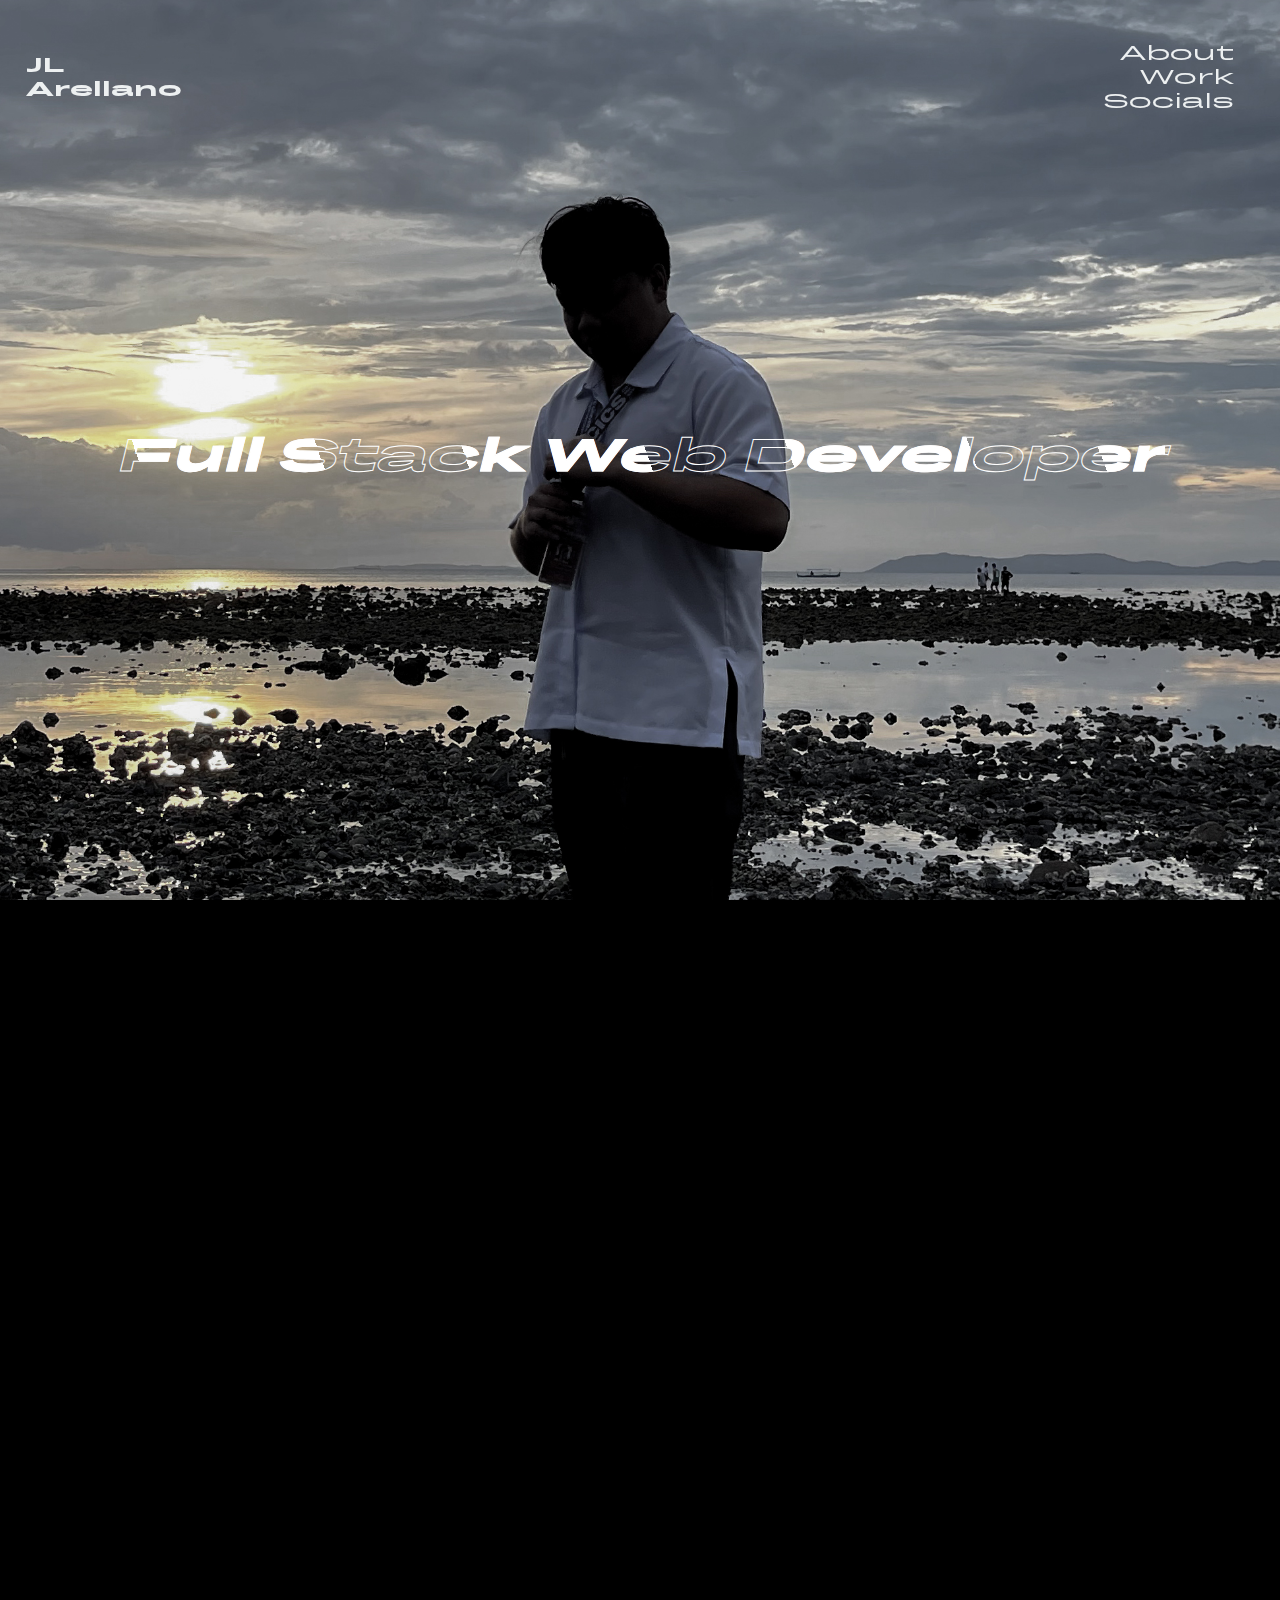
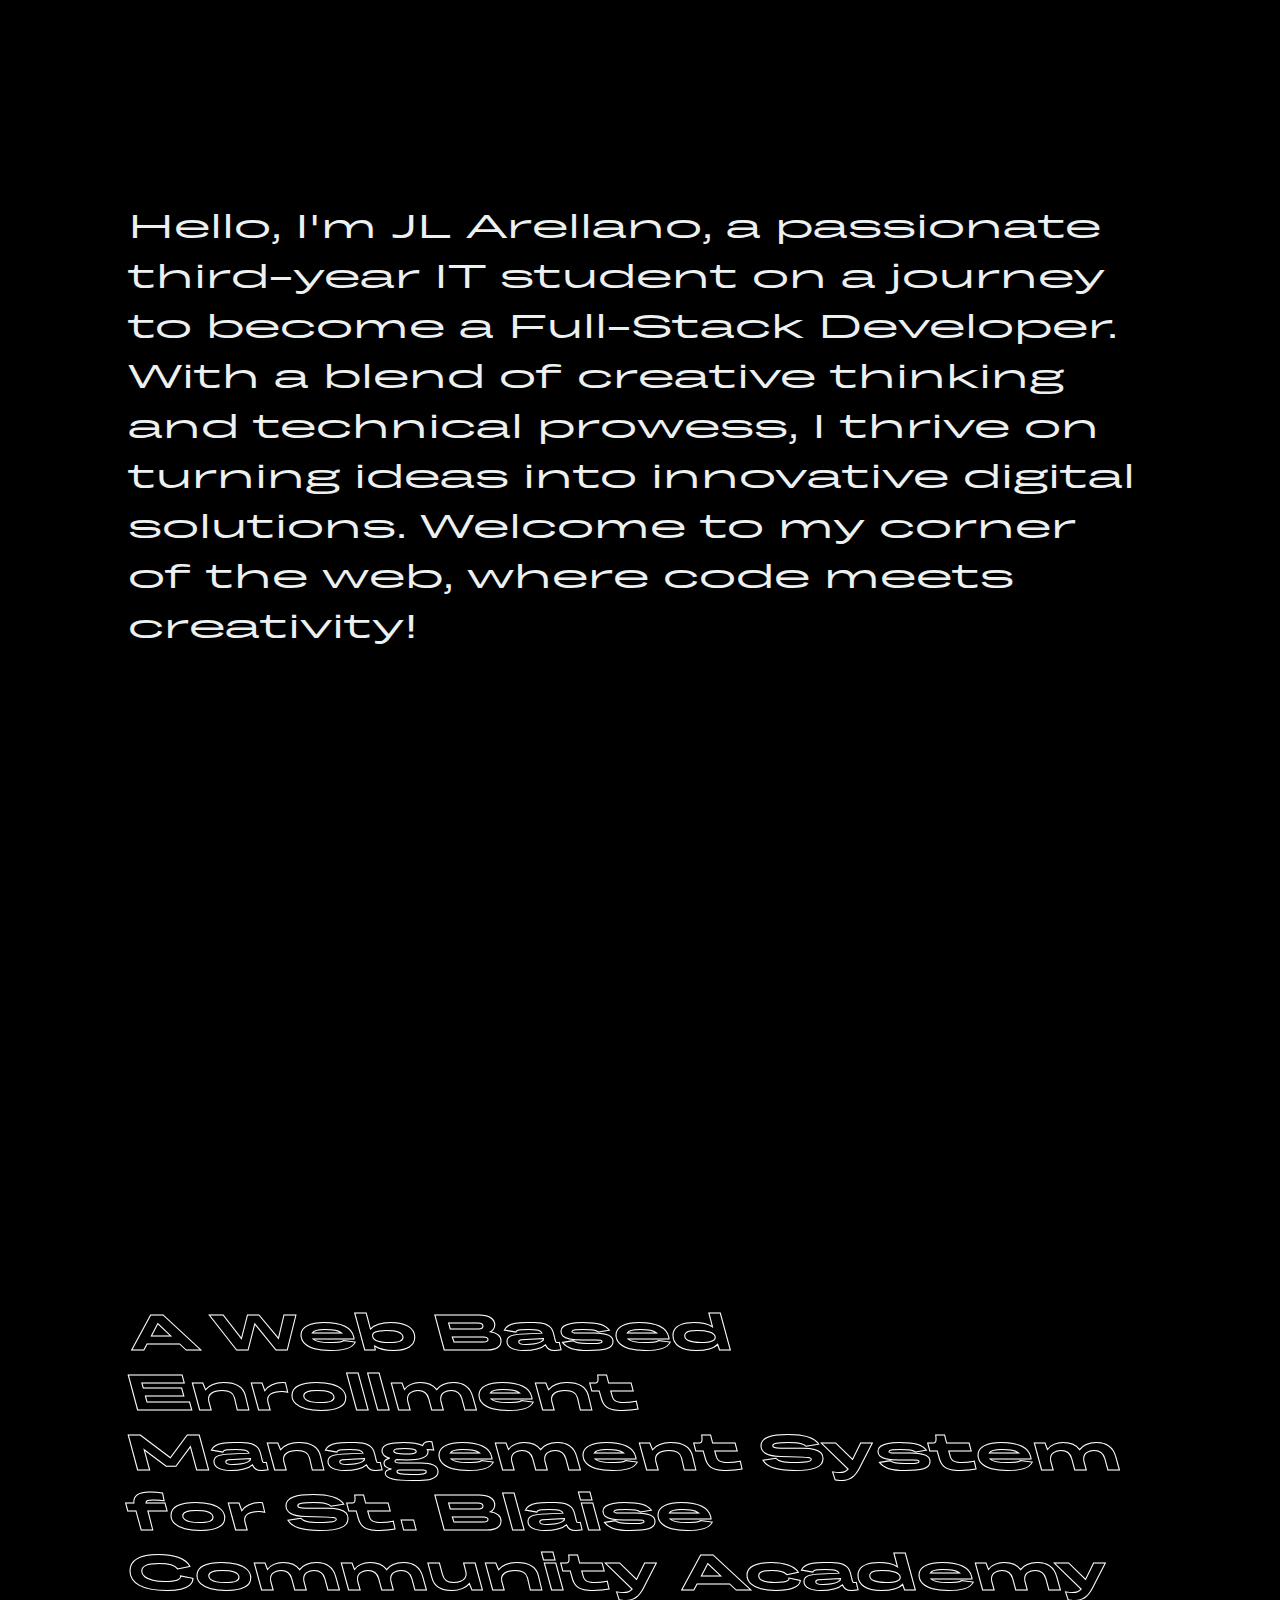
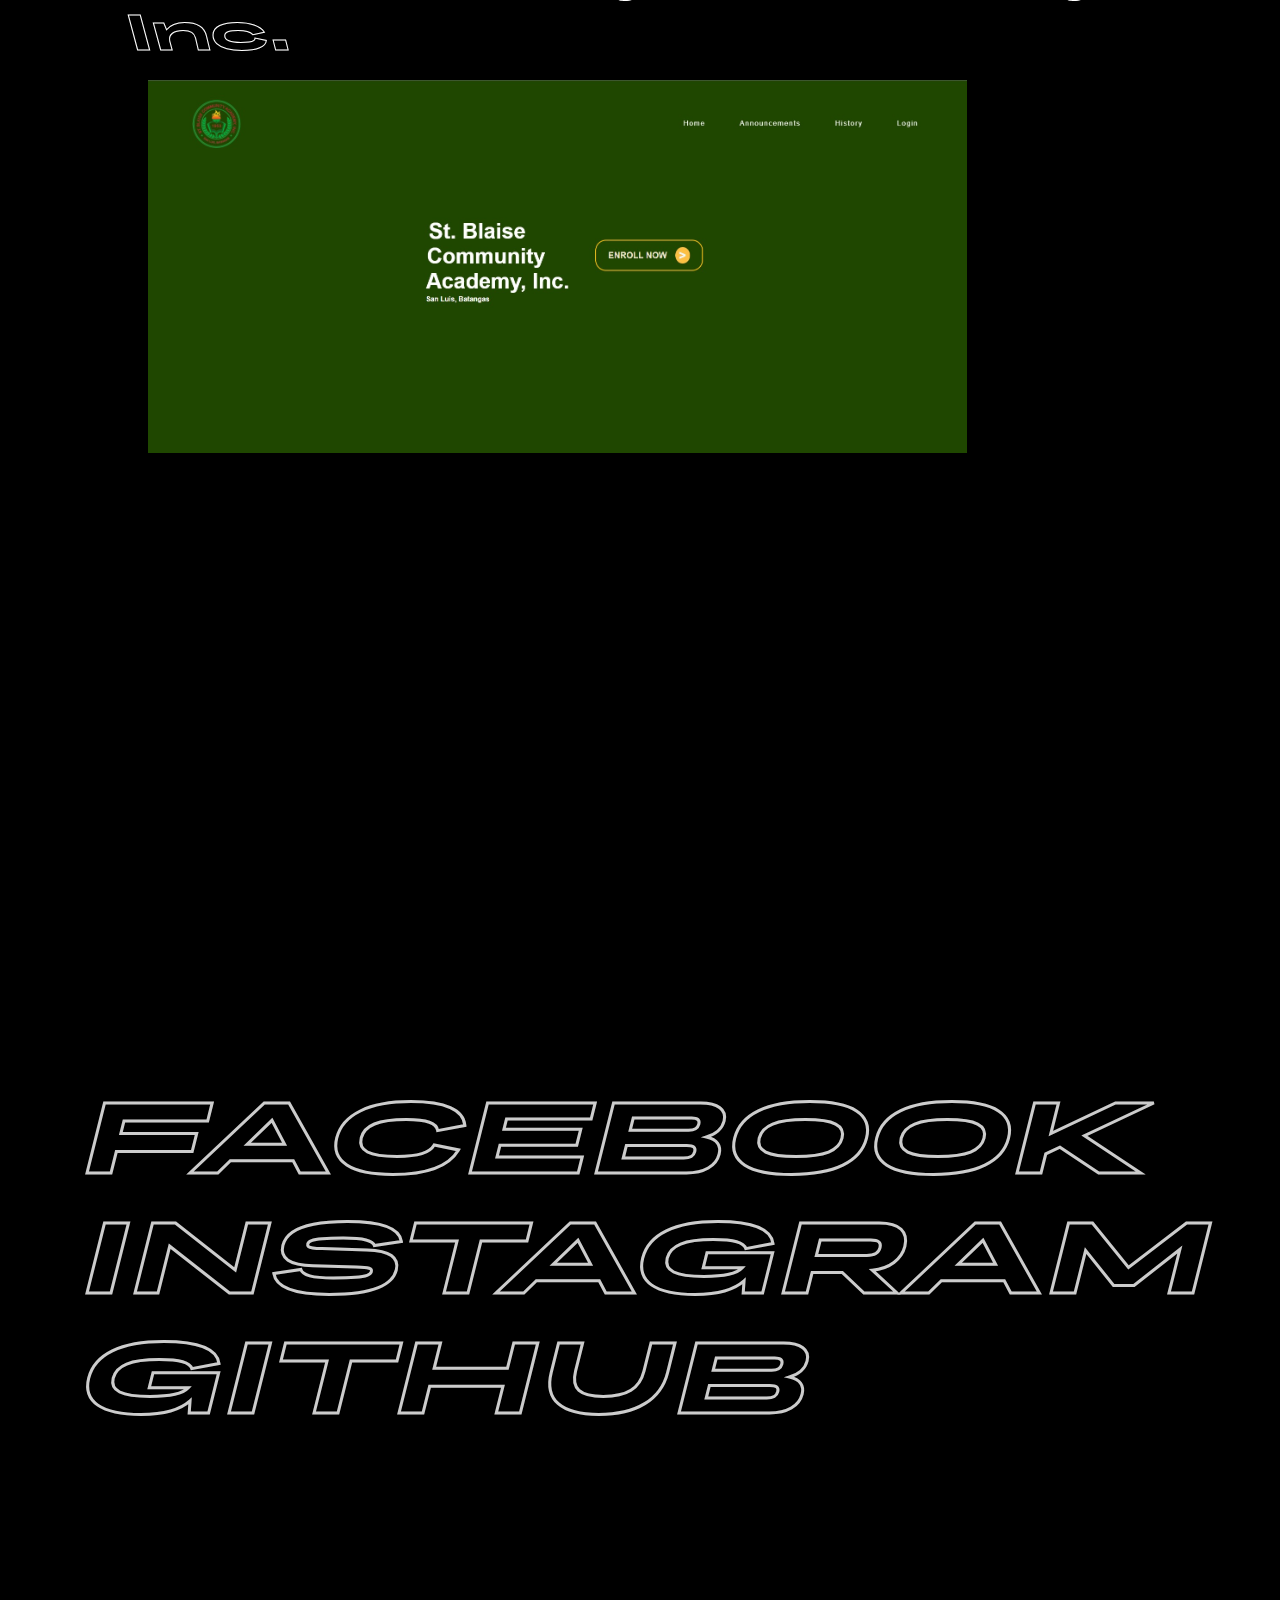
<file: index.html>
<!DOCTYPE html>
<html lang="en">
  <head>
    <meta charset="utf-8" />
    <meta http-equiv="X-UA-Compatible" content="IE=edge" />
    <title>JL Arellano</title>
    <meta name="description" content="" />
    <meta name="viewport" content="width=device-width, initial-scale=1" />
    <link rel="stylesheet" href="style.css" />
  </head>
  <body>
    <header>
      <a class="name" href="#home">
        JL<br />
        Arellano
      </a>
      <nav>
        <ul class="nav__links" id="navbar">
          <li><a href="#about">About</a></li>
          <li><a href="#work">Work</a></li>
          <li><a href="#contact">Socials</a></li>
        </ul>
      </nav>
    </header>
    <div class="flex">
      <div class="container" id="home">
        <h1 class="title">Full Stack Web Developer</h1>
      </div>

      <div class="content">
        <div class="intro" id="about">
          <h1>
            Hello, I'm JL Arellano, a passionate third-year IT student on a
            journey to become a Full-Stack Developer. With a blend of creative
            thinking and technical prowess, I thrive on turning ideas into
            innovative digital solutions. Welcome to my corner of the web, where
            code meets creativity!
          </h1>
        </div>
       
        <div class="work" id="work">
          
          <span class="work1">
            A Web Based Enrollment Management System for St. Blaise Community
            Academy Inc.
            <img class="workimg"src="img/stblaise.jpg">
          </span>
          </div>

          <div class="contact" id="contact">
            <ul>
              <li><a class="link" href="https://www.facebook.com/jla5hahaha" data-text="Facebook" target="_blank">Facebook</a></li>
              <li><a class="link" href="https://www.instagram.com/the.jl_/" data-text="Instagram" target="_blank">Instagram</a></li>
              <li><a class="link" href="https://github.com/jlarellano05" data-text="Github" target="_blank">Github</a></li>
            </ul>
          </div>
        </div>
      </div>
    </div>
    <script>
      document.addEventListener("DOMContentLoaded", function () {
        const container = document.querySelector(".container");
        const title = document.querySelector(".title");
        const nextDiv = document.querySelector(".intro");
        let requestId;

        function updateZoom() {
          const scrollY = window.scrollY;
          const nextDivTop = nextDiv.offsetTop;

         
          if (scrollY < nextDivTop) {
            const scale = Math.min(1 + scrollY / 400, 100); 

            title.style.transform = `scale(${scale})`;

            if (scale > 1) {
              const containerScale = Math.min(1 + (scale - 1) * 0.5, 3);
              const newPosition = 100 - scrollY / 2;
              const newPositionX = 50;

              container.style.transition = "none";
              container.style.transform = `scale(${containerScale})`;
              container.style.backgroundPosition = `${newPositionX}% ${newPosition}%`;

            
              const opacity = Math.max(1 - scrollY / 900, 0);
              container.style.opacity = opacity;
            } else {
              container.style.transform = "scale(1)";
              container.style.backgroundPosition = "50% 100%";
              container.style.opacity = 1; 
            }
          } else {
           
            title.style.transform = "scale(1)";
            container.style.transition =
              "background-size 0.3s ease, background-position 0.3s ease";
            container.style.transform = "scale(1)";
            container.style.backgroundPosition = "50% 100%";
            container.style.opacity = 1;
          }
        }

        function animate() {
          requestId = requestAnimationFrame(function () {
            updateZoom();
            animate();
          });
        }

        window.addEventListener("scroll", function () {
          if (!requestId) {
            animate();
          }
        });

       
        window.addEventListener("resize", function () {
          cancelAnimationFrame(requestId);
          requestId = null;
          updateZoom();
        });

   
      });
    </script>
  </body>
</html>
</file>
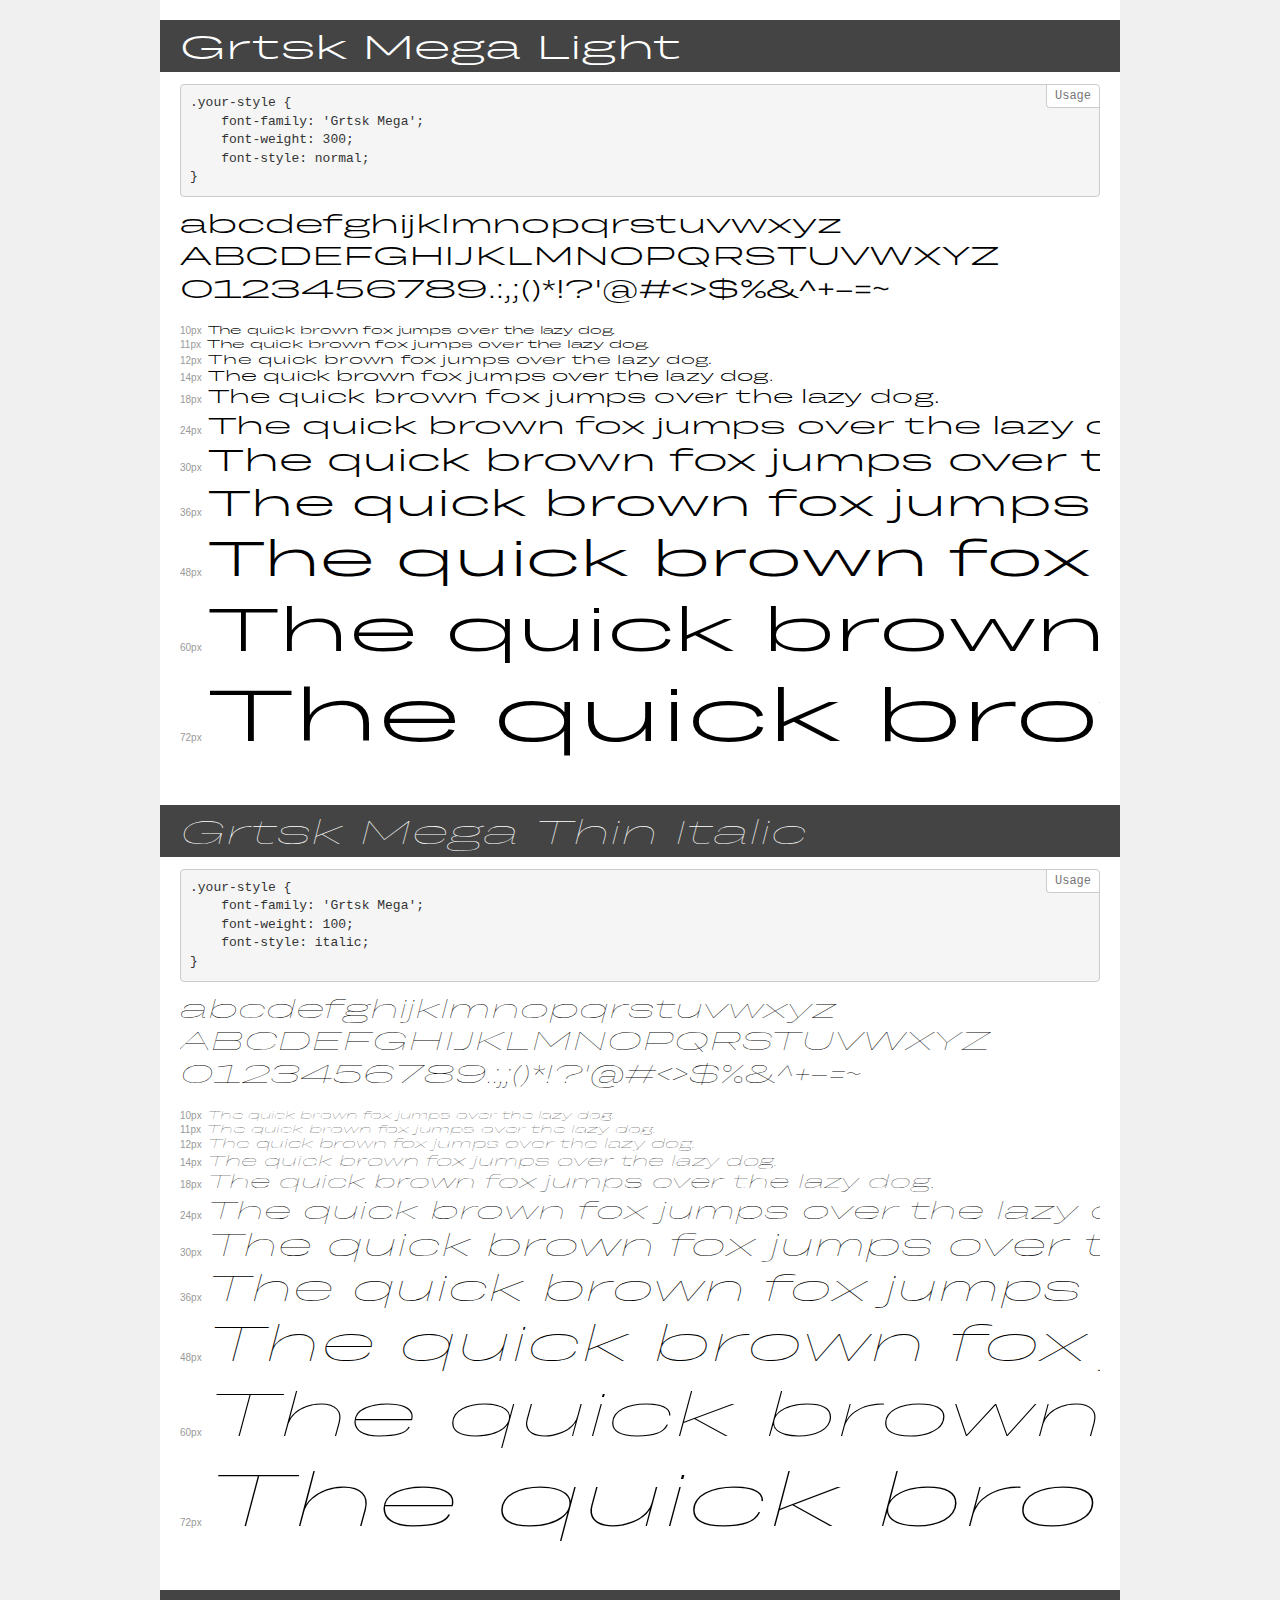
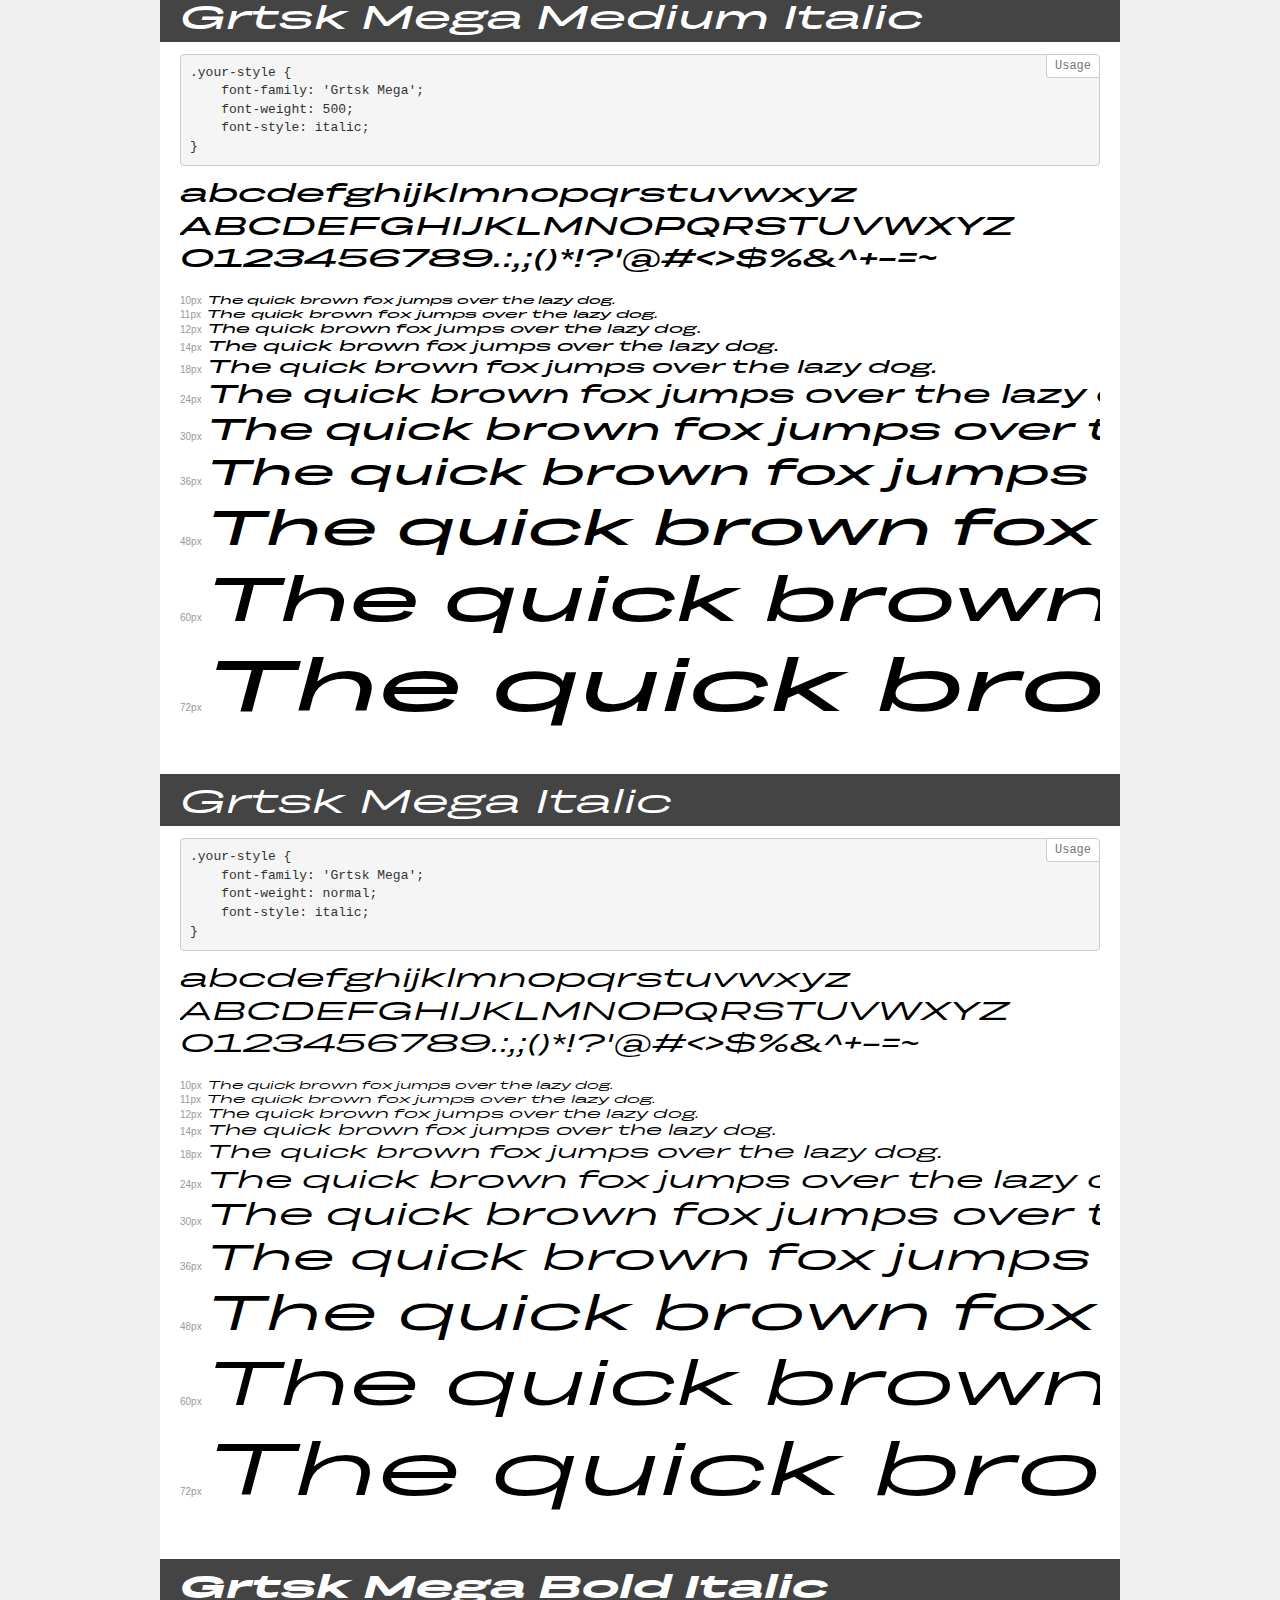
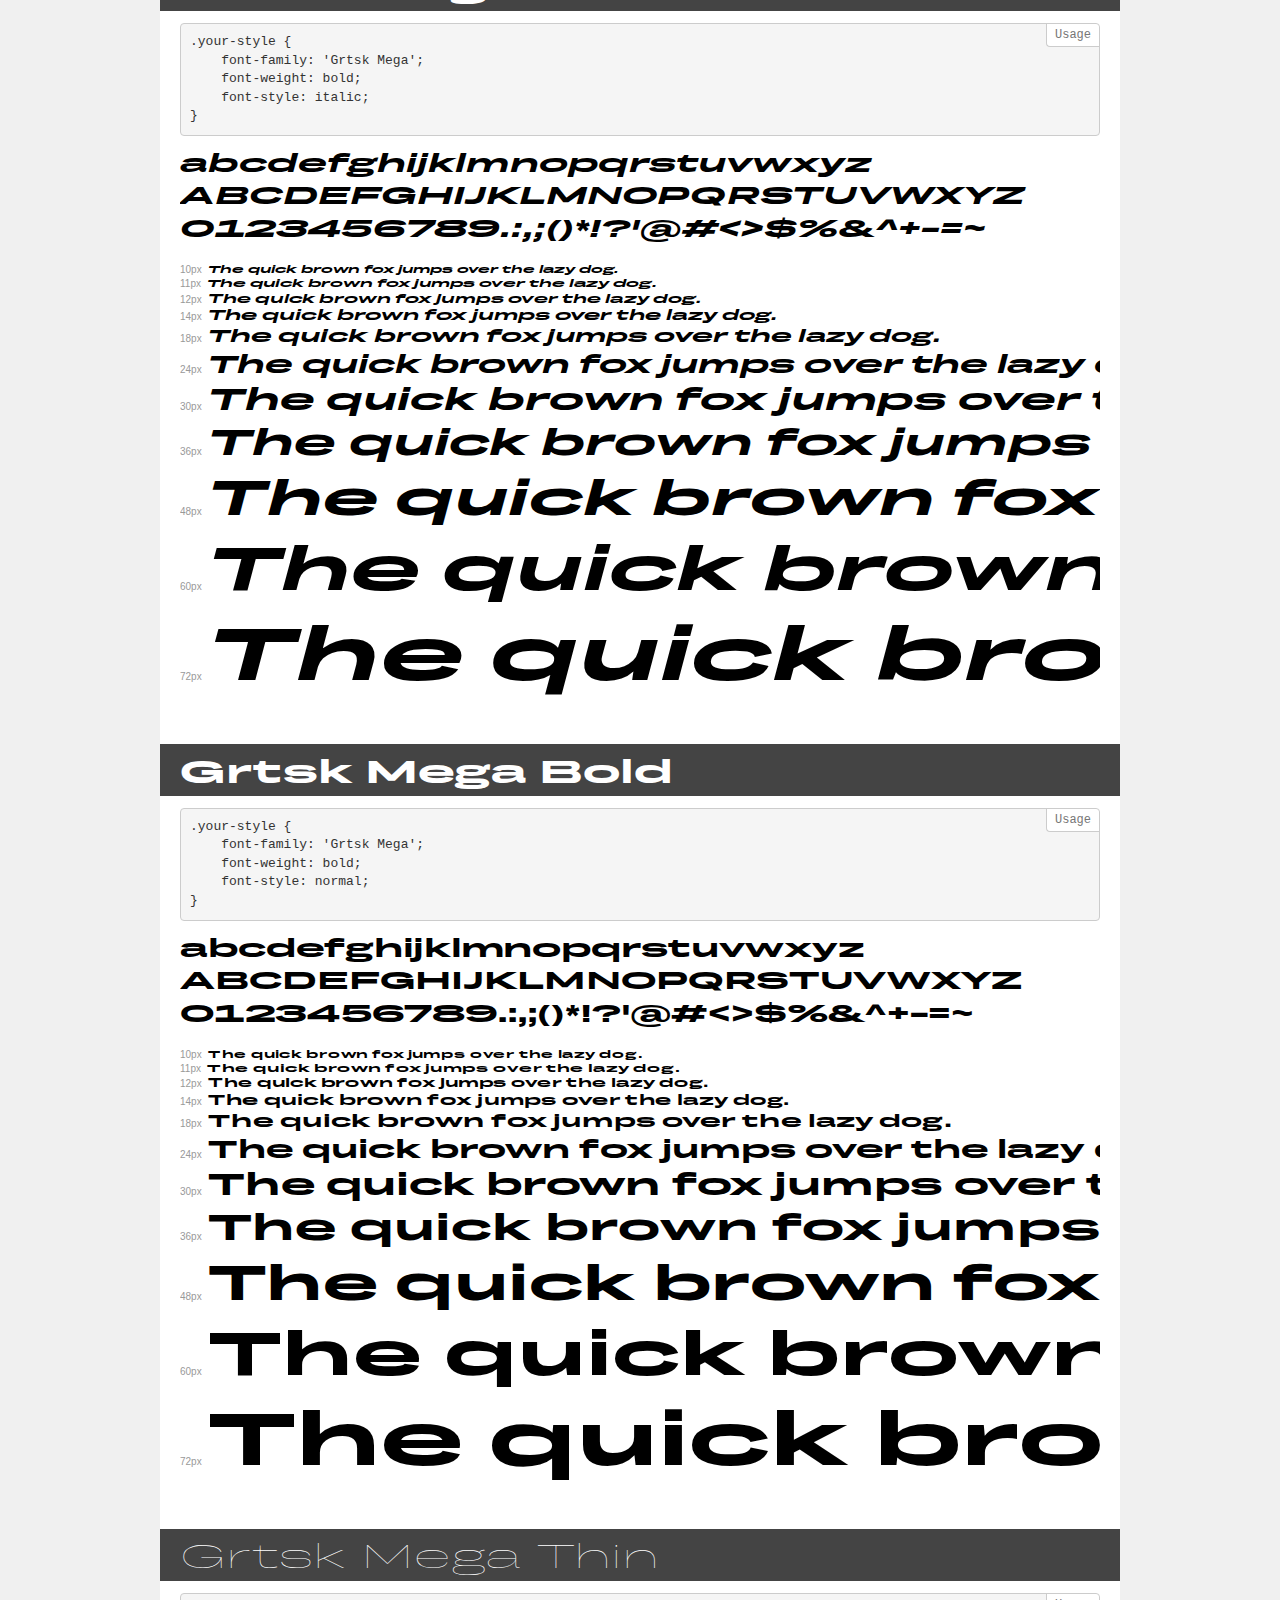
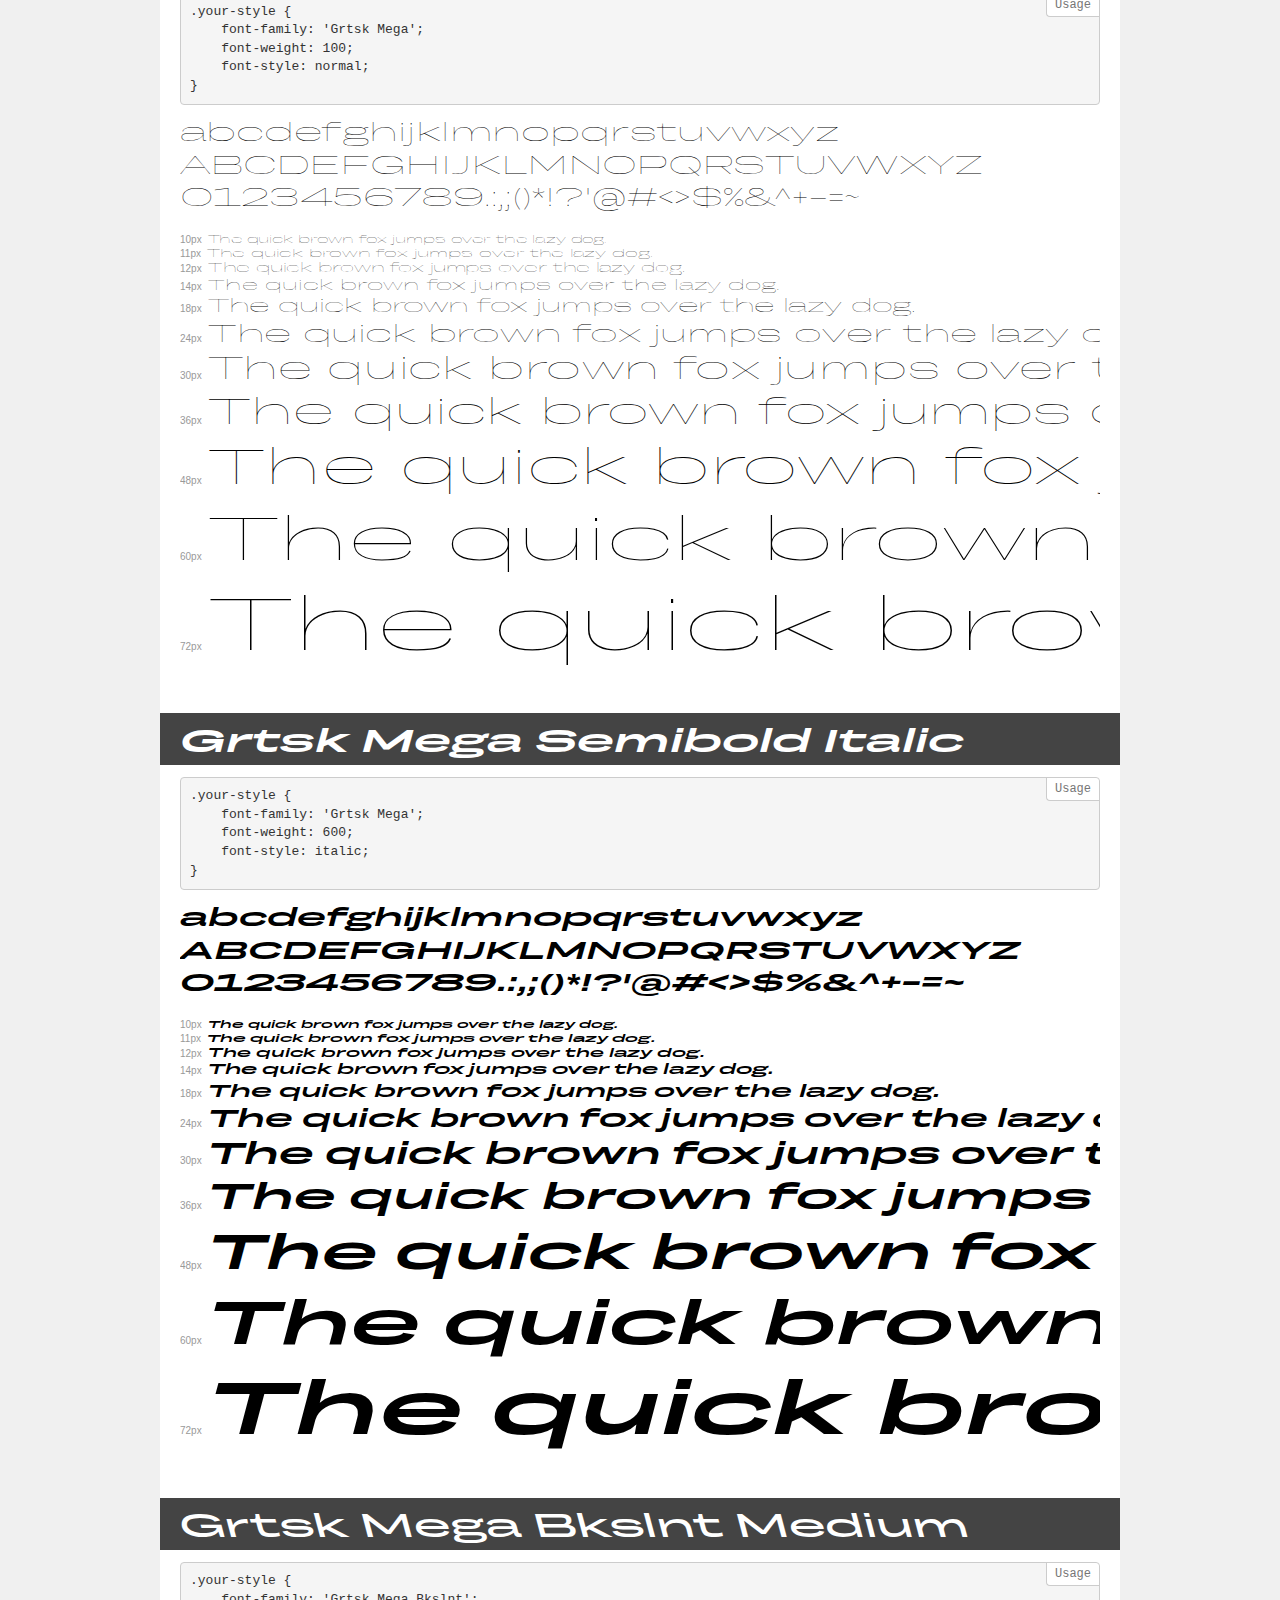
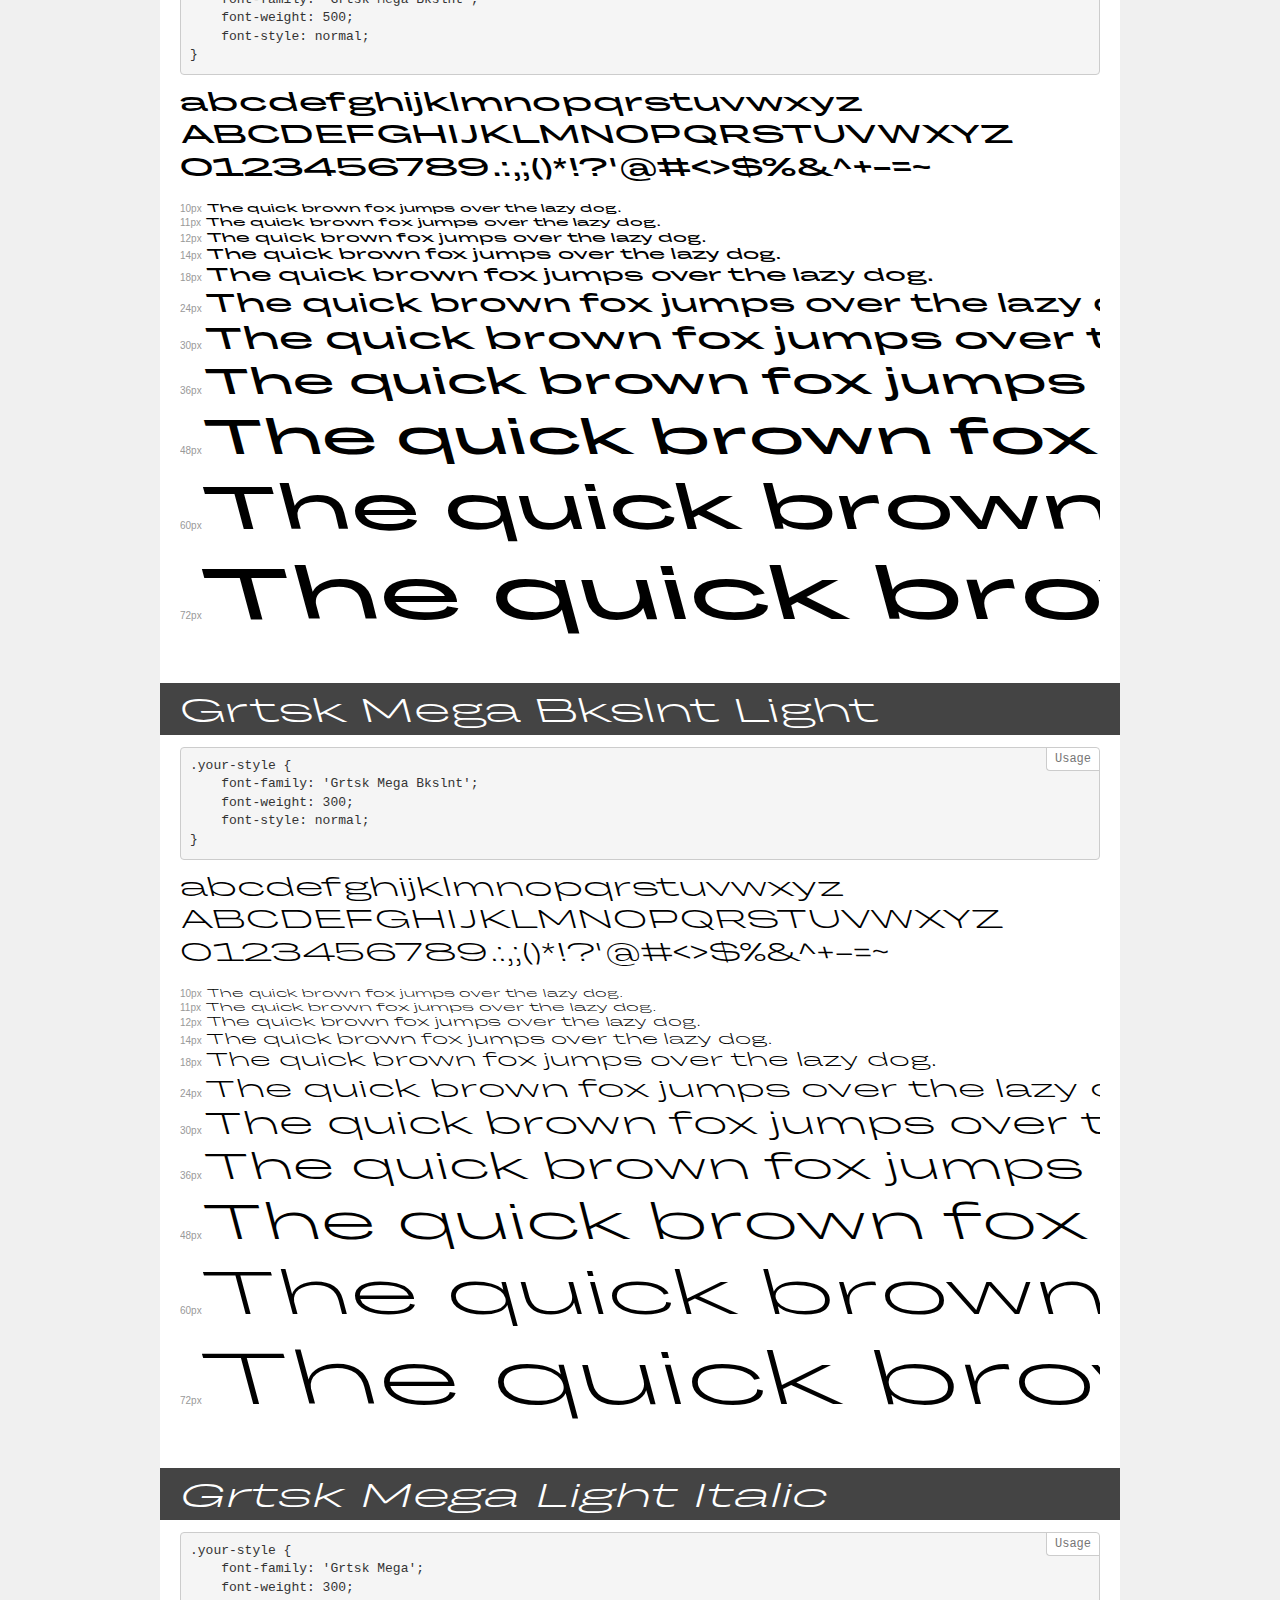
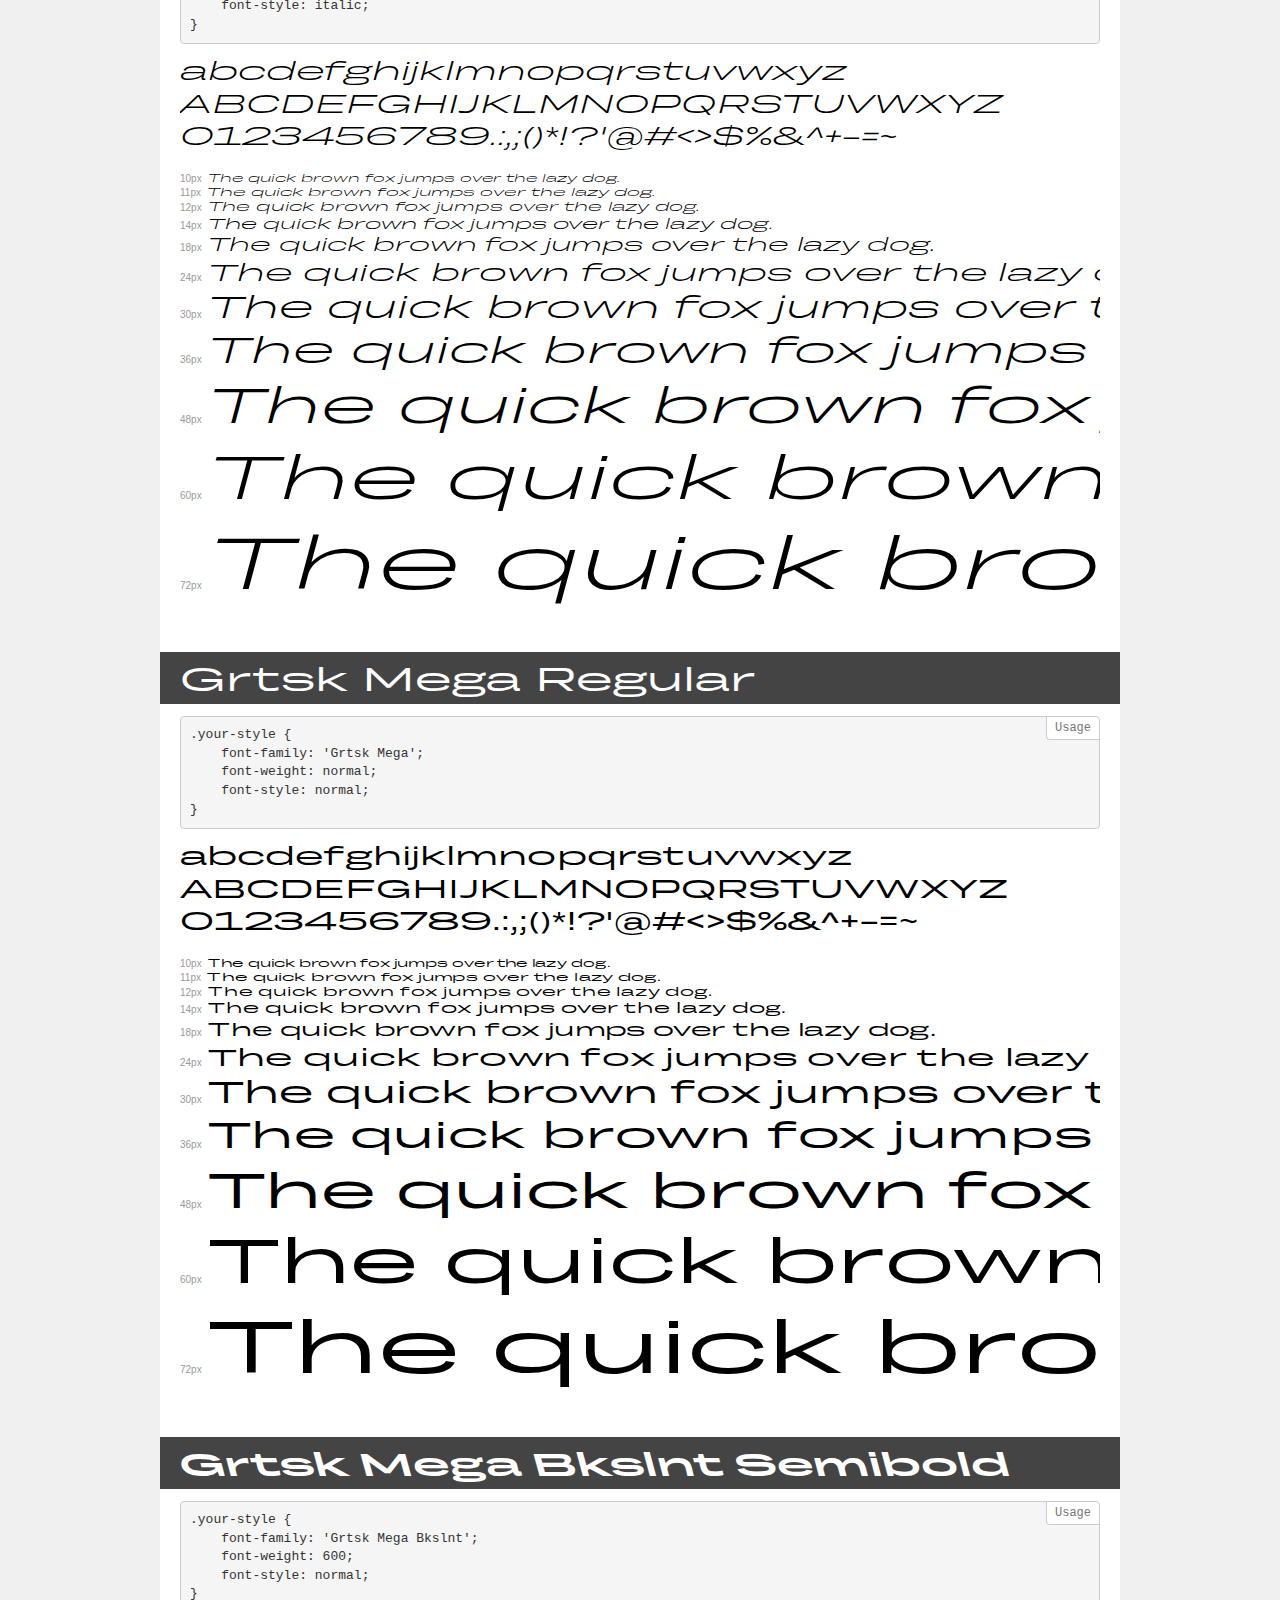
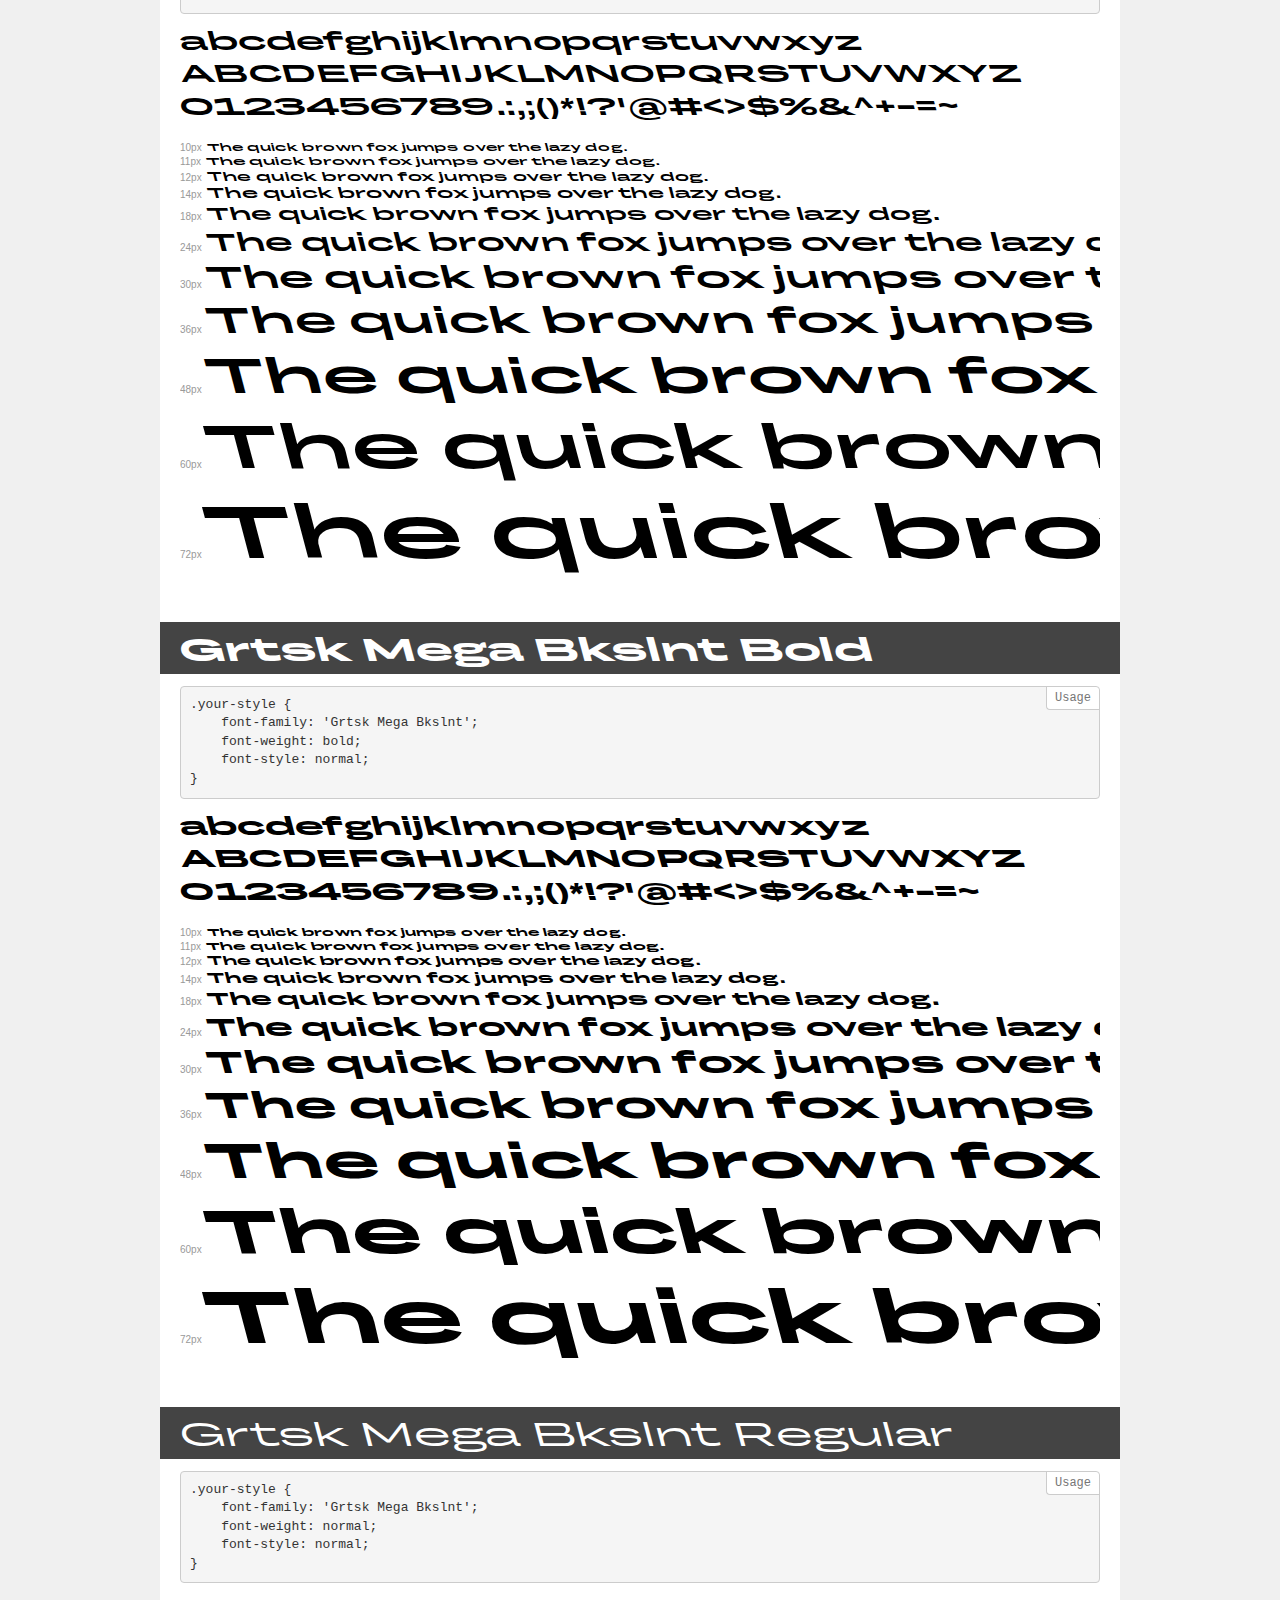
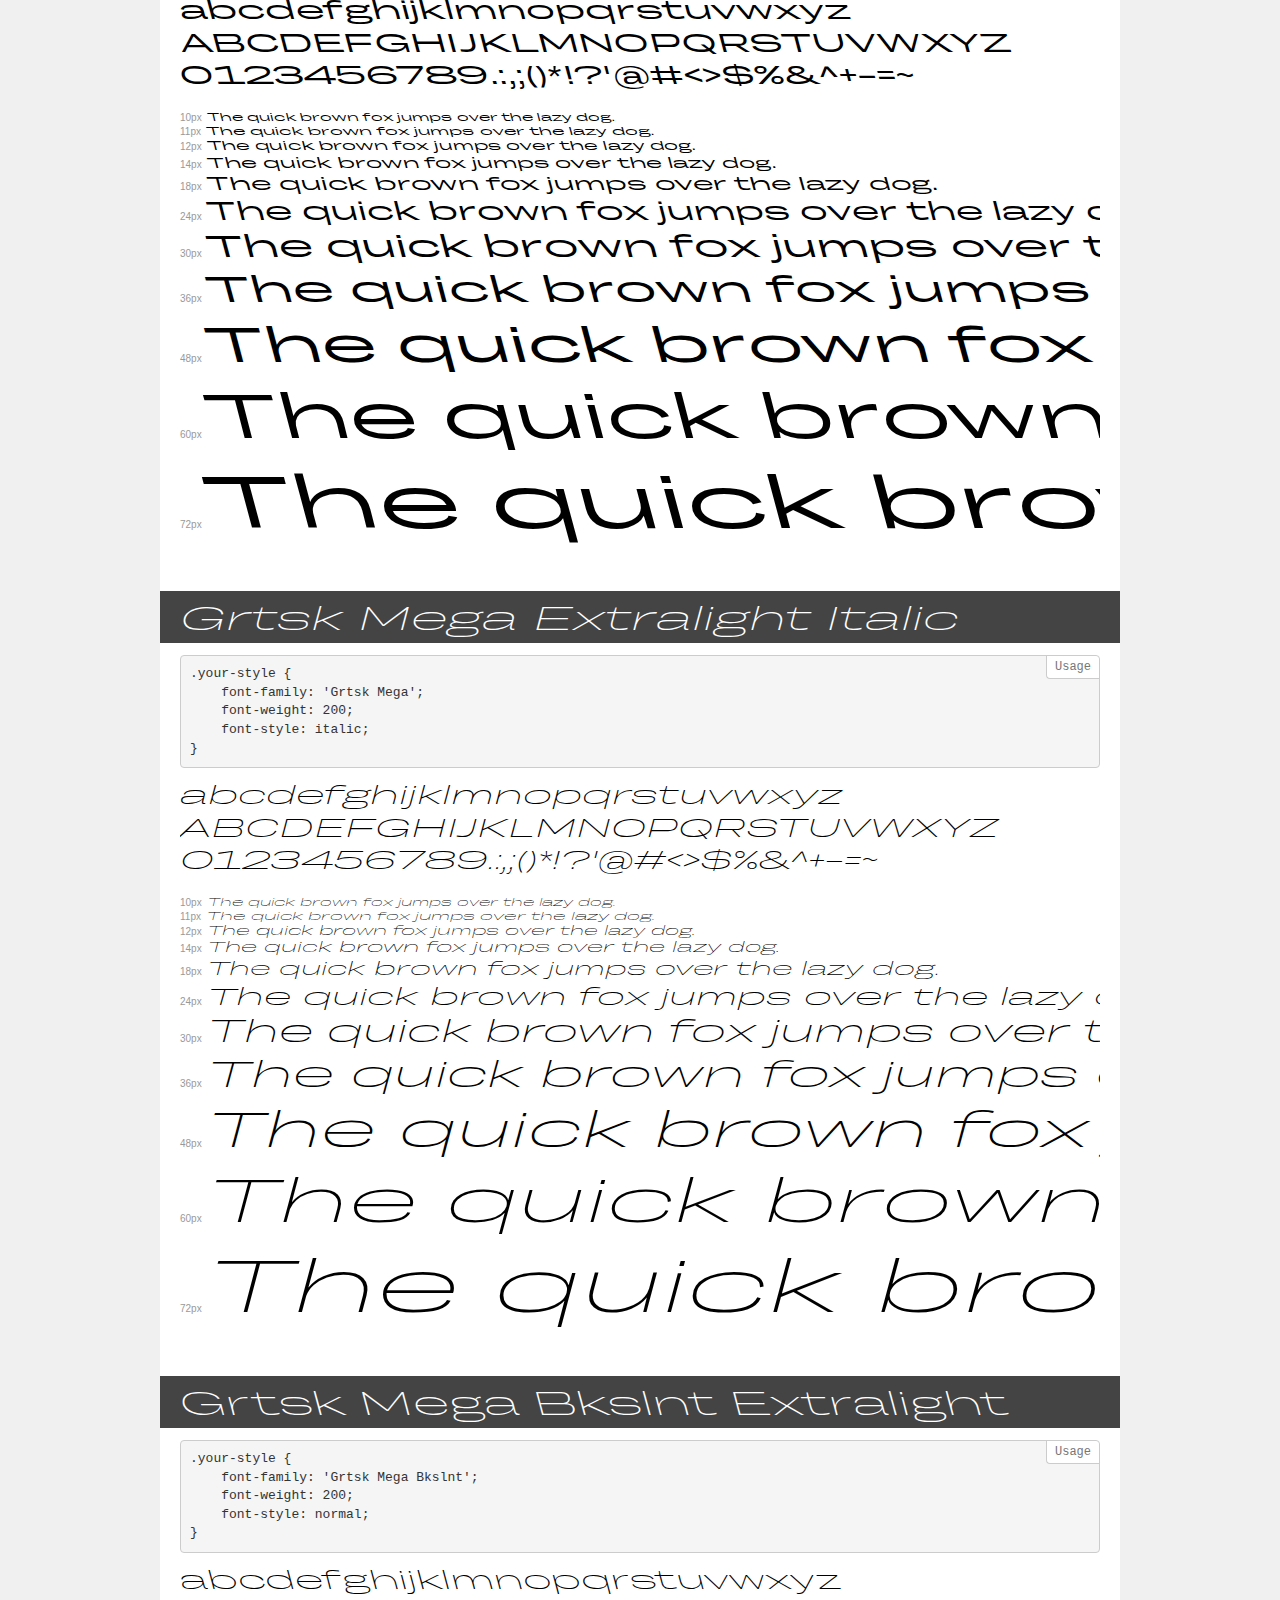
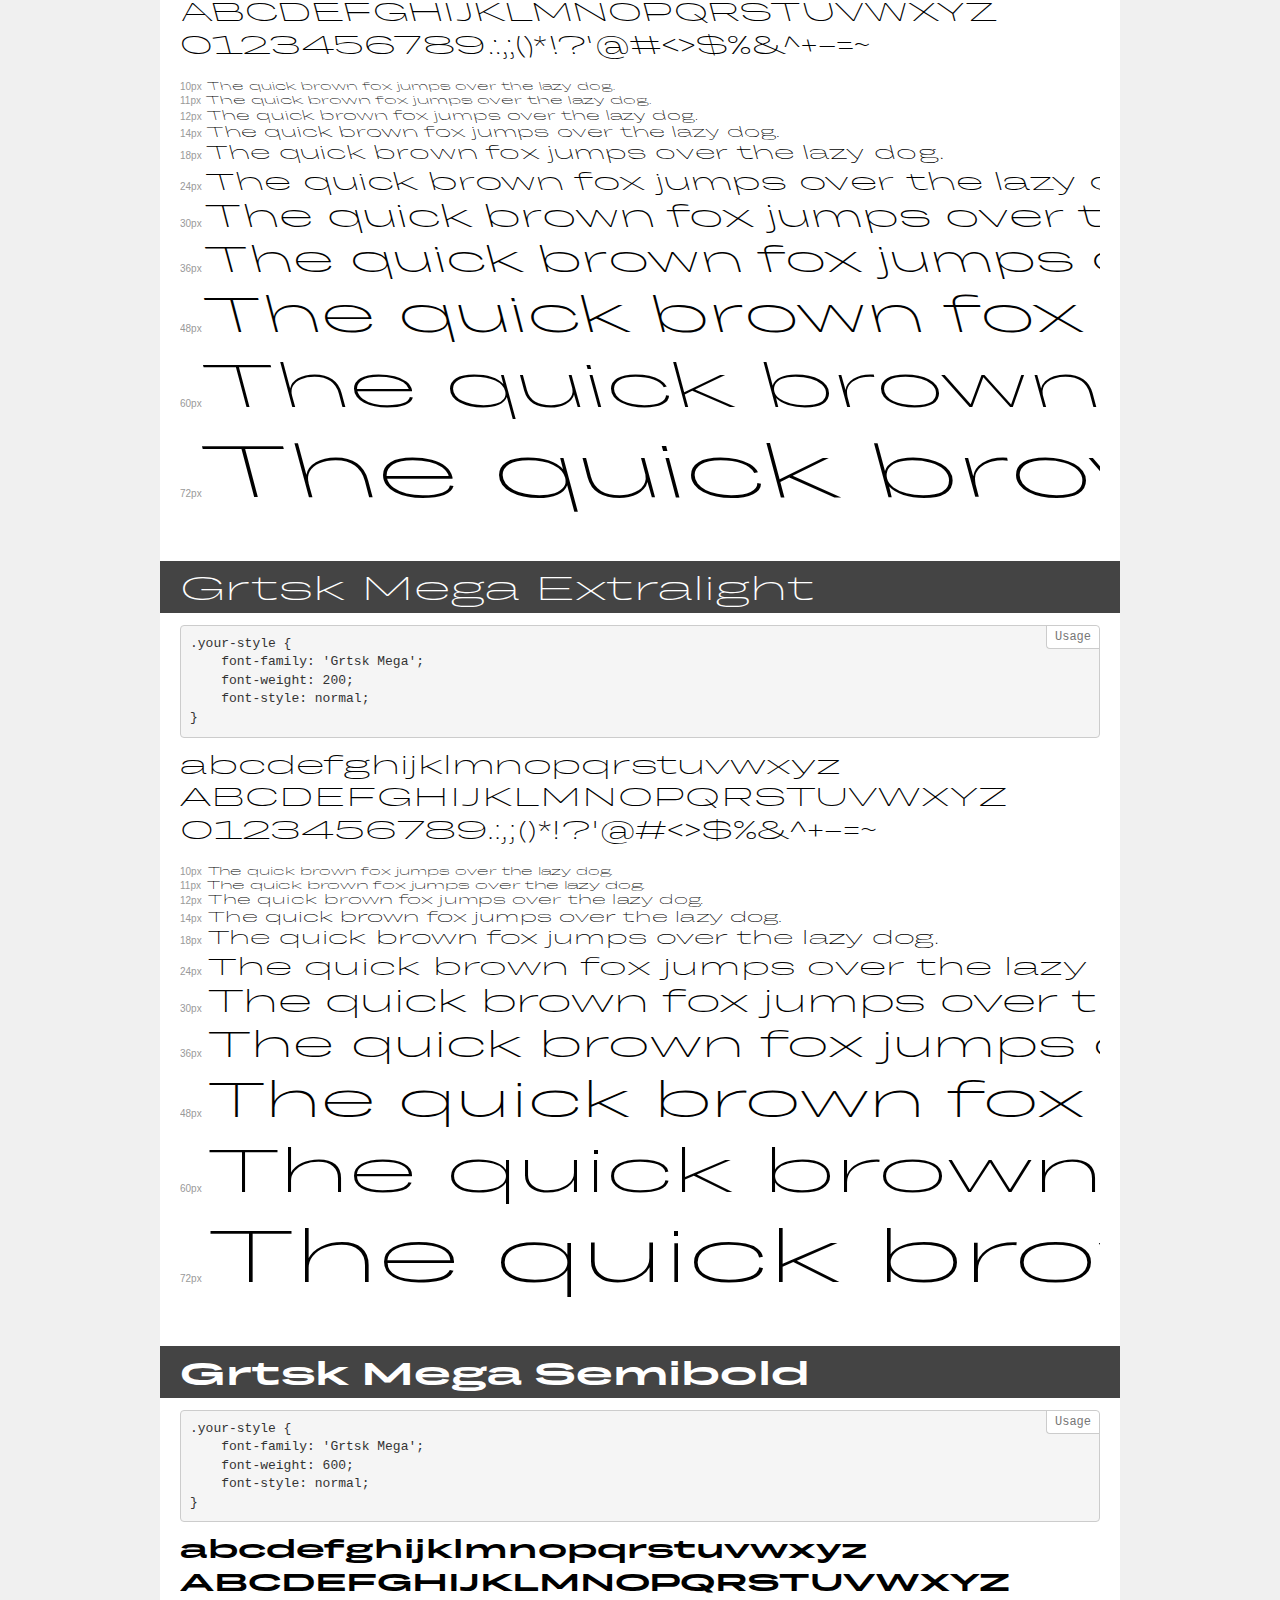
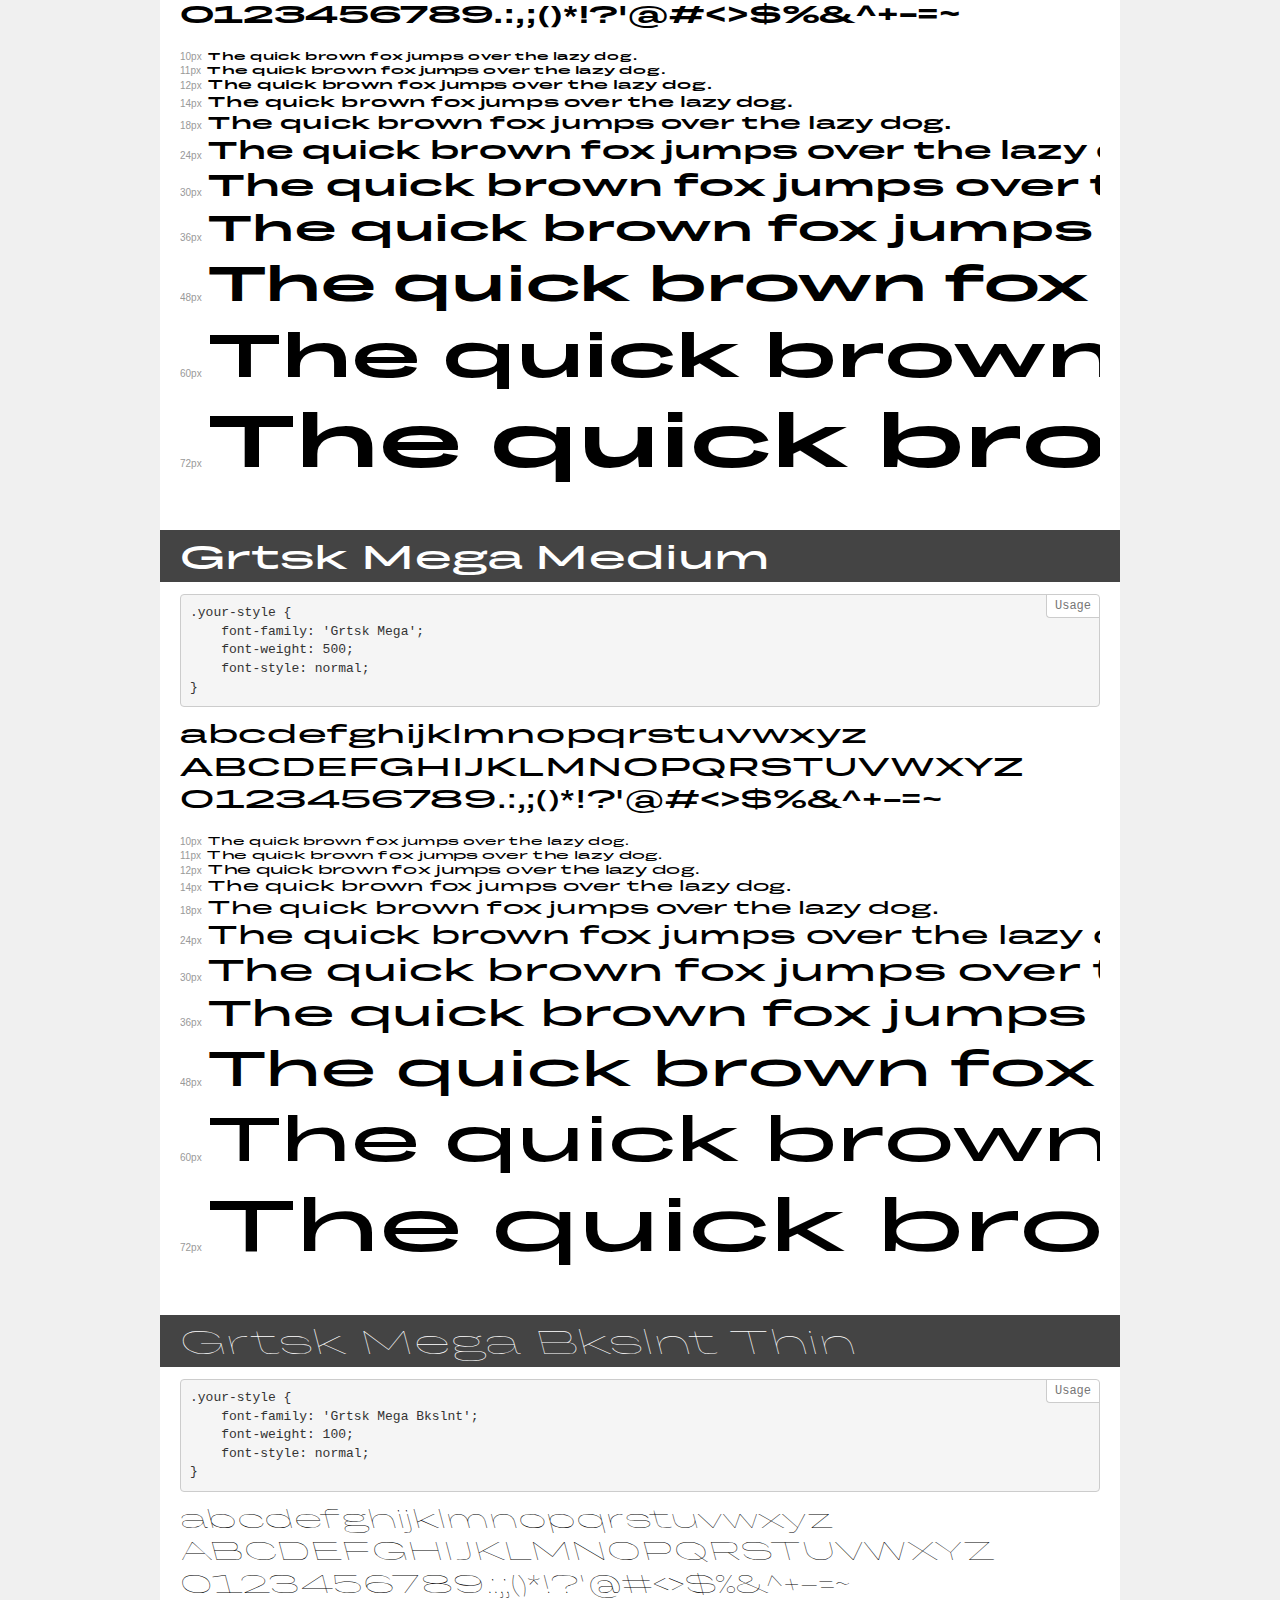
<file: fonts/demo.html>
<!DOCTYPE html>
<html lang="en">
<head>
    <meta charset="utf-8">
    <meta http-equiv="X-UA-Compatible" content="IE=edge">
    <meta name="viewport" content="width=device-width, initial-scale=1">
    <meta name="robots" content="noindex, noarchive">
    <meta name="format-detection" content="telephone=no">
    <title>Transfonter demo</title>
    <link href="stylesheet.css" rel="stylesheet">
    <style>
        /*
        http://meyerweb.com/eric/tools/css/reset/
        v2.0 | 20110126
        License: none (public domain)
        */
        html, body, div, span, applet, object, iframe,
        h1, h2, h3, h4, h5, h6, p, blockquote, pre,
        a, abbr, acronym, address, big, cite, code,
        del, dfn, em, img, ins, kbd, q, s, samp,
        small, strike, strong, sub, sup, tt, var,
        b, u, i, center,
        dl, dt, dd, ol, ul, li,
        fieldset, form, label, legend,
        table, caption, tbody, tfoot, thead, tr, th, td,
        article, aside, canvas, details, embed,
        figure, figcaption, footer, header, hgroup,
        menu, nav, output, ruby, section, summary,
        time, mark, audio, video {
            margin: 0;
            padding: 0;
            border: 0;
            font-size: 100%;
            font: inherit;
            vertical-align: baseline;
        }
        /* HTML5 display-role reset for older browsers */
        article, aside, details, figcaption, figure,
        footer, header, hgroup, menu, nav, section {
            display: block;
        }
        body {
            line-height: 1;
        }
        ol, ul {
            list-style: none;
        }
        blockquote, q {
            quotes: none;
        }
        blockquote:before, blockquote:after,
        q:before, q:after {
            content: '';
            content: none;
        }
        table {
            border-collapse: collapse;
            border-spacing: 0;
        }
        /* demo styles */
        body {
            background: #f0f0f0;
            color: #000;
        }
        .page {
            background: #fff;
            width: 920px;
            margin: 0 auto;
            padding: 20px 20px 0 20px;
            overflow: hidden;
        }
        .font-container {
            overflow-x: auto;
            overflow-y: hidden;
            margin-bottom: 40px;
            line-height: 1.3;
            white-space: nowrap;
            padding-bottom: 5px;
        }
        h1 {
            position: relative;
            background: #444;
            font-size: 32px;
            color: #fff;
            padding: 10px 20px;
            margin: 0 -20px 12px -20px;
        }
        .letters {
            font-size: 25px;
            margin-bottom: 20px;
        }
        .s10:before {
            content: '10px';
        }
        .s11:before {
            content: '11px';
        }
        .s12:before {
            content: '12px';
        }
        .s14:before {
            content: '14px';
        }
        .s18:before {
            content: '18px';
        }
        .s24:before {
            content: '24px';
        }
        .s30:before {
            content: '30px';
        }
        .s36:before {
            content: '36px';
        }
        .s48:before {
            content: '48px';
        }
        .s60:before {
            content: '60px';
        }
        .s72:before {
            content: '72px';
        }
        .s10:before, .s11:before, .s12:before, .s14:before,
        .s18:before, .s24:before, .s30:before, .s36:before,
        .s48:before, .s60:before, .s72:before {
            font-family: Arial, sans-serif;
            font-size: 10px;
            font-weight: normal;
            font-style: normal;
            color: #999;
            padding-right: 6px;
        }
        pre {
            display: block;
            position: relative;
            padding: 9px;
            margin: 0 0 10px;
            font-family: Monaco, Menlo, Consolas, "Courier New", monospace;
            font-size: 13px;
            line-height: 1.428571429;
            color: #333;
            font-weight: normal;
            font-style: normal;
            background-color: #f5f5f5;
            border: 1px solid #ccc;
            overflow-x: auto;
            border-radius: 4px;
        }
        pre:after {
            display: block;
            position: absolute;
            right: 0;
            top: 0;
            content: 'Usage';
            line-height: 1;
            padding: 5px 8px;
            font-size: 12px;
            color: #767676;
            background-color: #fff;
            border: 1px solid #ccc;
            border-right: none;
            border-top: none;
            border-radius: 0 4px 0 4px;
            z-index: 10;
        }
        /* responsive */
        @media (max-width: 959px) {
            .page {
                width: auto;
                margin: 0;
            }
        }
    </style>
</head>
<body>
<div class="page">
    <div class="demo">
        <h1 style="font-family: 'Grtsk Mega'; font-weight: 300; font-style: normal;">Grtsk Mega Light</h1>
        <pre>.your-style {
    font-family: 'Grtsk Mega';
    font-weight: 300;
    font-style: normal;
}</pre>
        <div class="font-container" style="font-family: 'Grtsk Mega'; font-weight: 300; font-style: normal;">
            <p class="letters">
                abcdefghijklmnopqrstuvwxyz<br>
ABCDEFGHIJKLMNOPQRSTUVWXYZ<br>
                0123456789.:,;()*!?'@#<>$%&^+-=~
            </p>
            <p class="s10" style="font-size: 10px;">The quick brown fox jumps over the lazy dog.</p>
            <p class="s11" style="font-size: 11px;">The quick brown fox jumps over the lazy dog.</p>
            <p class="s12" style="font-size: 12px;">The quick brown fox jumps over the lazy dog.</p>
            <p class="s14" style="font-size: 14px;">The quick brown fox jumps over the lazy dog.</p>
            <p class="s18" style="font-size: 18px;">The quick brown fox jumps over the lazy dog.</p>
            <p class="s24" style="font-size: 24px;">The quick brown fox jumps over the lazy dog.</p>
            <p class="s30" style="font-size: 30px;">The quick brown fox jumps over the lazy dog.</p>
            <p class="s36" style="font-size: 36px;">The quick brown fox jumps over the lazy dog.</p>
            <p class="s48" style="font-size: 48px;">The quick brown fox jumps over the lazy dog.</p>
            <p class="s60" style="font-size: 60px;">The quick brown fox jumps over the lazy dog.</p>
            <p class="s72" style="font-size: 72px;">The quick brown fox jumps over the lazy dog.</p>
        </div>
    </div>
    <div class="demo">
        <h1 style="font-family: 'Grtsk Mega'; font-weight: 100; font-style: italic;">Grtsk Mega Thin Italic</h1>
        <pre>.your-style {
    font-family: 'Grtsk Mega';
    font-weight: 100;
    font-style: italic;
}</pre>
        <div class="font-container" style="font-family: 'Grtsk Mega'; font-weight: 100; font-style: italic;">
            <p class="letters">
                abcdefghijklmnopqrstuvwxyz<br>
ABCDEFGHIJKLMNOPQRSTUVWXYZ<br>
                0123456789.:,;()*!?'@#<>$%&^+-=~
            </p>
            <p class="s10" style="font-size: 10px;">The quick brown fox jumps over the lazy dog.</p>
            <p class="s11" style="font-size: 11px;">The quick brown fox jumps over the lazy dog.</p>
            <p class="s12" style="font-size: 12px;">The quick brown fox jumps over the lazy dog.</p>
            <p class="s14" style="font-size: 14px;">The quick brown fox jumps over the lazy dog.</p>
            <p class="s18" style="font-size: 18px;">The quick brown fox jumps over the lazy dog.</p>
            <p class="s24" style="font-size: 24px;">The quick brown fox jumps over the lazy dog.</p>
            <p class="s30" style="font-size: 30px;">The quick brown fox jumps over the lazy dog.</p>
            <p class="s36" style="font-size: 36px;">The quick brown fox jumps over the lazy dog.</p>
            <p class="s48" style="font-size: 48px;">The quick brown fox jumps over the lazy dog.</p>
            <p class="s60" style="font-size: 60px;">The quick brown fox jumps over the lazy dog.</p>
            <p class="s72" style="font-size: 72px;">The quick brown fox jumps over the lazy dog.</p>
        </div>
    </div>
    <div class="demo">
        <h1 style="font-family: 'Grtsk Mega'; font-weight: 500; font-style: italic;">Grtsk Mega Medium Italic</h1>
        <pre>.your-style {
    font-family: 'Grtsk Mega';
    font-weight: 500;
    font-style: italic;
}</pre>
        <div class="font-container" style="font-family: 'Grtsk Mega'; font-weight: 500; font-style: italic;">
            <p class="letters">
                abcdefghijklmnopqrstuvwxyz<br>
ABCDEFGHIJKLMNOPQRSTUVWXYZ<br>
                0123456789.:,;()*!?'@#<>$%&^+-=~
            </p>
            <p class="s10" style="font-size: 10px;">The quick brown fox jumps over the lazy dog.</p>
            <p class="s11" style="font-size: 11px;">The quick brown fox jumps over the lazy dog.</p>
            <p class="s12" style="font-size: 12px;">The quick brown fox jumps over the lazy dog.</p>
            <p class="s14" style="font-size: 14px;">The quick brown fox jumps over the lazy dog.</p>
            <p class="s18" style="font-size: 18px;">The quick brown fox jumps over the lazy dog.</p>
            <p class="s24" style="font-size: 24px;">The quick brown fox jumps over the lazy dog.</p>
            <p class="s30" style="font-size: 30px;">The quick brown fox jumps over the lazy dog.</p>
            <p class="s36" style="font-size: 36px;">The quick brown fox jumps over the lazy dog.</p>
            <p class="s48" style="font-size: 48px;">The quick brown fox jumps over the lazy dog.</p>
            <p class="s60" style="font-size: 60px;">The quick brown fox jumps over the lazy dog.</p>
            <p class="s72" style="font-size: 72px;">The quick brown fox jumps over the lazy dog.</p>
        </div>
    </div>
    <div class="demo">
        <h1 style="font-family: 'Grtsk Mega'; font-weight: normal; font-style: italic;">Grtsk Mega Italic</h1>
        <pre>.your-style {
    font-family: 'Grtsk Mega';
    font-weight: normal;
    font-style: italic;
}</pre>
        <div class="font-container" style="font-family: 'Grtsk Mega'; font-weight: normal; font-style: italic;">
            <p class="letters">
                abcdefghijklmnopqrstuvwxyz<br>
ABCDEFGHIJKLMNOPQRSTUVWXYZ<br>
                0123456789.:,;()*!?'@#<>$%&^+-=~
            </p>
            <p class="s10" style="font-size: 10px;">The quick brown fox jumps over the lazy dog.</p>
            <p class="s11" style="font-size: 11px;">The quick brown fox jumps over the lazy dog.</p>
            <p class="s12" style="font-size: 12px;">The quick brown fox jumps over the lazy dog.</p>
            <p class="s14" style="font-size: 14px;">The quick brown fox jumps over the lazy dog.</p>
            <p class="s18" style="font-size: 18px;">The quick brown fox jumps over the lazy dog.</p>
            <p class="s24" style="font-size: 24px;">The quick brown fox jumps over the lazy dog.</p>
            <p class="s30" style="font-size: 30px;">The quick brown fox jumps over the lazy dog.</p>
            <p class="s36" style="font-size: 36px;">The quick brown fox jumps over the lazy dog.</p>
            <p class="s48" style="font-size: 48px;">The quick brown fox jumps over the lazy dog.</p>
            <p class="s60" style="font-size: 60px;">The quick brown fox jumps over the lazy dog.</p>
            <p class="s72" style="font-size: 72px;">The quick brown fox jumps over the lazy dog.</p>
        </div>
    </div>
    <div class="demo">
        <h1 style="font-family: 'Grtsk Mega'; font-weight: bold; font-style: italic;">Grtsk Mega Bold Italic</h1>
        <pre>.your-style {
    font-family: 'Grtsk Mega';
    font-weight: bold;
    font-style: italic;
}</pre>
        <div class="font-container" style="font-family: 'Grtsk Mega'; font-weight: bold; font-style: italic;">
            <p class="letters">
                abcdefghijklmnopqrstuvwxyz<br>
ABCDEFGHIJKLMNOPQRSTUVWXYZ<br>
                0123456789.:,;()*!?'@#<>$%&^+-=~
            </p>
            <p class="s10" style="font-size: 10px;">The quick brown fox jumps over the lazy dog.</p>
            <p class="s11" style="font-size: 11px;">The quick brown fox jumps over the lazy dog.</p>
            <p class="s12" style="font-size: 12px;">The quick brown fox jumps over the lazy dog.</p>
            <p class="s14" style="font-size: 14px;">The quick brown fox jumps over the lazy dog.</p>
            <p class="s18" style="font-size: 18px;">The quick brown fox jumps over the lazy dog.</p>
            <p class="s24" style="font-size: 24px;">The quick brown fox jumps over the lazy dog.</p>
            <p class="s30" style="font-size: 30px;">The quick brown fox jumps over the lazy dog.</p>
            <p class="s36" style="font-size: 36px;">The quick brown fox jumps over the lazy dog.</p>
            <p class="s48" style="font-size: 48px;">The quick brown fox jumps over the lazy dog.</p>
            <p class="s60" style="font-size: 60px;">The quick brown fox jumps over the lazy dog.</p>
            <p class="s72" style="font-size: 72px;">The quick brown fox jumps over the lazy dog.</p>
        </div>
    </div>
    <div class="demo">
        <h1 style="font-family: 'Grtsk Mega'; font-weight: bold; font-style: normal;">Grtsk Mega Bold</h1>
        <pre>.your-style {
    font-family: 'Grtsk Mega';
    font-weight: bold;
    font-style: normal;
}</pre>
        <div class="font-container" style="font-family: 'Grtsk Mega'; font-weight: bold; font-style: normal;">
            <p class="letters">
                abcdefghijklmnopqrstuvwxyz<br>
ABCDEFGHIJKLMNOPQRSTUVWXYZ<br>
                0123456789.:,;()*!?'@#<>$%&^+-=~
            </p>
            <p class="s10" style="font-size: 10px;">The quick brown fox jumps over the lazy dog.</p>
            <p class="s11" style="font-size: 11px;">The quick brown fox jumps over the lazy dog.</p>
            <p class="s12" style="font-size: 12px;">The quick brown fox jumps over the lazy dog.</p>
            <p class="s14" style="font-size: 14px;">The quick brown fox jumps over the lazy dog.</p>
            <p class="s18" style="font-size: 18px;">The quick brown fox jumps over the lazy dog.</p>
            <p class="s24" style="font-size: 24px;">The quick brown fox jumps over the lazy dog.</p>
            <p class="s30" style="font-size: 30px;">The quick brown fox jumps over the lazy dog.</p>
            <p class="s36" style="font-size: 36px;">The quick brown fox jumps over the lazy dog.</p>
            <p class="s48" style="font-size: 48px;">The quick brown fox jumps over the lazy dog.</p>
            <p class="s60" style="font-size: 60px;">The quick brown fox jumps over the lazy dog.</p>
            <p class="s72" style="font-size: 72px;">The quick brown fox jumps over the lazy dog.</p>
        </div>
    </div>
    <div class="demo">
        <h1 style="font-family: 'Grtsk Mega'; font-weight: 100; font-style: normal;">Grtsk Mega Thin</h1>
        <pre>.your-style {
    font-family: 'Grtsk Mega';
    font-weight: 100;
    font-style: normal;
}</pre>
        <div class="font-container" style="font-family: 'Grtsk Mega'; font-weight: 100; font-style: normal;">
            <p class="letters">
                abcdefghijklmnopqrstuvwxyz<br>
ABCDEFGHIJKLMNOPQRSTUVWXYZ<br>
                0123456789.:,;()*!?'@#<>$%&^+-=~
            </p>
            <p class="s10" style="font-size: 10px;">The quick brown fox jumps over the lazy dog.</p>
            <p class="s11" style="font-size: 11px;">The quick brown fox jumps over the lazy dog.</p>
            <p class="s12" style="font-size: 12px;">The quick brown fox jumps over the lazy dog.</p>
            <p class="s14" style="font-size: 14px;">The quick brown fox jumps over the lazy dog.</p>
            <p class="s18" style="font-size: 18px;">The quick brown fox jumps over the lazy dog.</p>
            <p class="s24" style="font-size: 24px;">The quick brown fox jumps over the lazy dog.</p>
            <p class="s30" style="font-size: 30px;">The quick brown fox jumps over the lazy dog.</p>
            <p class="s36" style="font-size: 36px;">The quick brown fox jumps over the lazy dog.</p>
            <p class="s48" style="font-size: 48px;">The quick brown fox jumps over the lazy dog.</p>
            <p class="s60" style="font-size: 60px;">The quick brown fox jumps over the lazy dog.</p>
            <p class="s72" style="font-size: 72px;">The quick brown fox jumps over the lazy dog.</p>
        </div>
    </div>
    <div class="demo">
        <h1 style="font-family: 'Grtsk Mega'; font-weight: 600; font-style: italic;">Grtsk Mega Semibold Italic</h1>
        <pre>.your-style {
    font-family: 'Grtsk Mega';
    font-weight: 600;
    font-style: italic;
}</pre>
        <div class="font-container" style="font-family: 'Grtsk Mega'; font-weight: 600; font-style: italic;">
            <p class="letters">
                abcdefghijklmnopqrstuvwxyz<br>
ABCDEFGHIJKLMNOPQRSTUVWXYZ<br>
                0123456789.:,;()*!?'@#<>$%&^+-=~
            </p>
            <p class="s10" style="font-size: 10px;">The quick brown fox jumps over the lazy dog.</p>
            <p class="s11" style="font-size: 11px;">The quick brown fox jumps over the lazy dog.</p>
            <p class="s12" style="font-size: 12px;">The quick brown fox jumps over the lazy dog.</p>
            <p class="s14" style="font-size: 14px;">The quick brown fox jumps over the lazy dog.</p>
            <p class="s18" style="font-size: 18px;">The quick brown fox jumps over the lazy dog.</p>
            <p class="s24" style="font-size: 24px;">The quick brown fox jumps over the lazy dog.</p>
            <p class="s30" style="font-size: 30px;">The quick brown fox jumps over the lazy dog.</p>
            <p class="s36" style="font-size: 36px;">The quick brown fox jumps over the lazy dog.</p>
            <p class="s48" style="font-size: 48px;">The quick brown fox jumps over the lazy dog.</p>
            <p class="s60" style="font-size: 60px;">The quick brown fox jumps over the lazy dog.</p>
            <p class="s72" style="font-size: 72px;">The quick brown fox jumps over the lazy dog.</p>
        </div>
    </div>
    <div class="demo">
        <h1 style="font-family: 'Grtsk Mega Bkslnt'; font-weight: 500; font-style: normal;">Grtsk Mega Bkslnt Medium</h1>
        <pre>.your-style {
    font-family: 'Grtsk Mega Bkslnt';
    font-weight: 500;
    font-style: normal;
}</pre>
        <div class="font-container" style="font-family: 'Grtsk Mega Bkslnt'; font-weight: 500; font-style: normal;">
            <p class="letters">
                abcdefghijklmnopqrstuvwxyz<br>
ABCDEFGHIJKLMNOPQRSTUVWXYZ<br>
                0123456789.:,;()*!?'@#<>$%&^+-=~
            </p>
            <p class="s10" style="font-size: 10px;">The quick brown fox jumps over the lazy dog.</p>
            <p class="s11" style="font-size: 11px;">The quick brown fox jumps over the lazy dog.</p>
            <p class="s12" style="font-size: 12px;">The quick brown fox jumps over the lazy dog.</p>
            <p class="s14" style="font-size: 14px;">The quick brown fox jumps over the lazy dog.</p>
            <p class="s18" style="font-size: 18px;">The quick brown fox jumps over the lazy dog.</p>
            <p class="s24" style="font-size: 24px;">The quick brown fox jumps over the lazy dog.</p>
            <p class="s30" style="font-size: 30px;">The quick brown fox jumps over the lazy dog.</p>
            <p class="s36" style="font-size: 36px;">The quick brown fox jumps over the lazy dog.</p>
            <p class="s48" style="font-size: 48px;">The quick brown fox jumps over the lazy dog.</p>
            <p class="s60" style="font-size: 60px;">The quick brown fox jumps over the lazy dog.</p>
            <p class="s72" style="font-size: 72px;">The quick brown fox jumps over the lazy dog.</p>
        </div>
    </div>
    <div class="demo">
        <h1 style="font-family: 'Grtsk Mega Bkslnt'; font-weight: 300; font-style: normal;">Grtsk Mega Bkslnt Light</h1>
        <pre>.your-style {
    font-family: 'Grtsk Mega Bkslnt';
    font-weight: 300;
    font-style: normal;
}</pre>
        <div class="font-container" style="font-family: 'Grtsk Mega Bkslnt'; font-weight: 300; font-style: normal;">
            <p class="letters">
                abcdefghijklmnopqrstuvwxyz<br>
ABCDEFGHIJKLMNOPQRSTUVWXYZ<br>
                0123456789.:,;()*!?'@#<>$%&^+-=~
            </p>
            <p class="s10" style="font-size: 10px;">The quick brown fox jumps over the lazy dog.</p>
            <p class="s11" style="font-size: 11px;">The quick brown fox jumps over the lazy dog.</p>
            <p class="s12" style="font-size: 12px;">The quick brown fox jumps over the lazy dog.</p>
            <p class="s14" style="font-size: 14px;">The quick brown fox jumps over the lazy dog.</p>
            <p class="s18" style="font-size: 18px;">The quick brown fox jumps over the lazy dog.</p>
            <p class="s24" style="font-size: 24px;">The quick brown fox jumps over the lazy dog.</p>
            <p class="s30" style="font-size: 30px;">The quick brown fox jumps over the lazy dog.</p>
            <p class="s36" style="font-size: 36px;">The quick brown fox jumps over the lazy dog.</p>
            <p class="s48" style="font-size: 48px;">The quick brown fox jumps over the lazy dog.</p>
            <p class="s60" style="font-size: 60px;">The quick brown fox jumps over the lazy dog.</p>
            <p class="s72" style="font-size: 72px;">The quick brown fox jumps over the lazy dog.</p>
        </div>
    </div>
    <div class="demo">
        <h1 style="font-family: 'Grtsk Mega'; font-weight: 300; font-style: italic;">Grtsk Mega Light Italic</h1>
        <pre>.your-style {
    font-family: 'Grtsk Mega';
    font-weight: 300;
    font-style: italic;
}</pre>
        <div class="font-container" style="font-family: 'Grtsk Mega'; font-weight: 300; font-style: italic;">
            <p class="letters">
                abcdefghijklmnopqrstuvwxyz<br>
ABCDEFGHIJKLMNOPQRSTUVWXYZ<br>
                0123456789.:,;()*!?'@#<>$%&^+-=~
            </p>
            <p class="s10" style="font-size: 10px;">The quick brown fox jumps over the lazy dog.</p>
            <p class="s11" style="font-size: 11px;">The quick brown fox jumps over the lazy dog.</p>
            <p class="s12" style="font-size: 12px;">The quick brown fox jumps over the lazy dog.</p>
            <p class="s14" style="font-size: 14px;">The quick brown fox jumps over the lazy dog.</p>
            <p class="s18" style="font-size: 18px;">The quick brown fox jumps over the lazy dog.</p>
            <p class="s24" style="font-size: 24px;">The quick brown fox jumps over the lazy dog.</p>
            <p class="s30" style="font-size: 30px;">The quick brown fox jumps over the lazy dog.</p>
            <p class="s36" style="font-size: 36px;">The quick brown fox jumps over the lazy dog.</p>
            <p class="s48" style="font-size: 48px;">The quick brown fox jumps over the lazy dog.</p>
            <p class="s60" style="font-size: 60px;">The quick brown fox jumps over the lazy dog.</p>
            <p class="s72" style="font-size: 72px;">The quick brown fox jumps over the lazy dog.</p>
        </div>
    </div>
    <div class="demo">
        <h1 style="font-family: 'Grtsk Mega'; font-weight: normal; font-style: normal;">Grtsk Mega Regular</h1>
        <pre>.your-style {
    font-family: 'Grtsk Mega';
    font-weight: normal;
    font-style: normal;
}</pre>
        <div class="font-container" style="font-family: 'Grtsk Mega'; font-weight: normal; font-style: normal;">
            <p class="letters">
                abcdefghijklmnopqrstuvwxyz<br>
ABCDEFGHIJKLMNOPQRSTUVWXYZ<br>
                0123456789.:,;()*!?'@#<>$%&^+-=~
            </p>
            <p class="s10" style="font-size: 10px;">The quick brown fox jumps over the lazy dog.</p>
            <p class="s11" style="font-size: 11px;">The quick brown fox jumps over the lazy dog.</p>
            <p class="s12" style="font-size: 12px;">The quick brown fox jumps over the lazy dog.</p>
            <p class="s14" style="font-size: 14px;">The quick brown fox jumps over the lazy dog.</p>
            <p class="s18" style="font-size: 18px;">The quick brown fox jumps over the lazy dog.</p>
            <p class="s24" style="font-size: 24px;">The quick brown fox jumps over the lazy dog.</p>
            <p class="s30" style="font-size: 30px;">The quick brown fox jumps over the lazy dog.</p>
            <p class="s36" style="font-size: 36px;">The quick brown fox jumps over the lazy dog.</p>
            <p class="s48" style="font-size: 48px;">The quick brown fox jumps over the lazy dog.</p>
            <p class="s60" style="font-size: 60px;">The quick brown fox jumps over the lazy dog.</p>
            <p class="s72" style="font-size: 72px;">The quick brown fox jumps over the lazy dog.</p>
        </div>
    </div>
    <div class="demo">
        <h1 style="font-family: 'Grtsk Mega Bkslnt'; font-weight: 600; font-style: normal;">Grtsk Mega Bkslnt Semibold</h1>
        <pre>.your-style {
    font-family: 'Grtsk Mega Bkslnt';
    font-weight: 600;
    font-style: normal;
}</pre>
        <div class="font-container" style="font-family: 'Grtsk Mega Bkslnt'; font-weight: 600; font-style: normal;">
            <p class="letters">
                abcdefghijklmnopqrstuvwxyz<br>
ABCDEFGHIJKLMNOPQRSTUVWXYZ<br>
                0123456789.:,;()*!?'@#<>$%&^+-=~
            </p>
            <p class="s10" style="font-size: 10px;">The quick brown fox jumps over the lazy dog.</p>
            <p class="s11" style="font-size: 11px;">The quick brown fox jumps over the lazy dog.</p>
            <p class="s12" style="font-size: 12px;">The quick brown fox jumps over the lazy dog.</p>
            <p class="s14" style="font-size: 14px;">The quick brown fox jumps over the lazy dog.</p>
            <p class="s18" style="font-size: 18px;">The quick brown fox jumps over the lazy dog.</p>
            <p class="s24" style="font-size: 24px;">The quick brown fox jumps over the lazy dog.</p>
            <p class="s30" style="font-size: 30px;">The quick brown fox jumps over the lazy dog.</p>
            <p class="s36" style="font-size: 36px;">The quick brown fox jumps over the lazy dog.</p>
            <p class="s48" style="font-size: 48px;">The quick brown fox jumps over the lazy dog.</p>
            <p class="s60" style="font-size: 60px;">The quick brown fox jumps over the lazy dog.</p>
            <p class="s72" style="font-size: 72px;">The quick brown fox jumps over the lazy dog.</p>
        </div>
    </div>
    <div class="demo">
        <h1 style="font-family: 'Grtsk Mega Bkslnt'; font-weight: bold; font-style: normal;">Grtsk Mega Bkslnt Bold</h1>
        <pre>.your-style {
    font-family: 'Grtsk Mega Bkslnt';
    font-weight: bold;
    font-style: normal;
}</pre>
        <div class="font-container" style="font-family: 'Grtsk Mega Bkslnt'; font-weight: bold; font-style: normal;">
            <p class="letters">
                abcdefghijklmnopqrstuvwxyz<br>
ABCDEFGHIJKLMNOPQRSTUVWXYZ<br>
                0123456789.:,;()*!?'@#<>$%&^+-=~
            </p>
            <p class="s10" style="font-size: 10px;">The quick brown fox jumps over the lazy dog.</p>
            <p class="s11" style="font-size: 11px;">The quick brown fox jumps over the lazy dog.</p>
            <p class="s12" style="font-size: 12px;">The quick brown fox jumps over the lazy dog.</p>
            <p class="s14" style="font-size: 14px;">The quick brown fox jumps over the lazy dog.</p>
            <p class="s18" style="font-size: 18px;">The quick brown fox jumps over the lazy dog.</p>
            <p class="s24" style="font-size: 24px;">The quick brown fox jumps over the lazy dog.</p>
            <p class="s30" style="font-size: 30px;">The quick brown fox jumps over the lazy dog.</p>
            <p class="s36" style="font-size: 36px;">The quick brown fox jumps over the lazy dog.</p>
            <p class="s48" style="font-size: 48px;">The quick brown fox jumps over the lazy dog.</p>
            <p class="s60" style="font-size: 60px;">The quick brown fox jumps over the lazy dog.</p>
            <p class="s72" style="font-size: 72px;">The quick brown fox jumps over the lazy dog.</p>
        </div>
    </div>
    <div class="demo">
        <h1 style="font-family: 'Grtsk Mega Bkslnt'; font-weight: normal; font-style: normal;">Grtsk Mega Bkslnt Regular</h1>
        <pre>.your-style {
    font-family: 'Grtsk Mega Bkslnt';
    font-weight: normal;
    font-style: normal;
}</pre>
        <div class="font-container" style="font-family: 'Grtsk Mega Bkslnt'; font-weight: normal; font-style: normal;">
            <p class="letters">
                abcdefghijklmnopqrstuvwxyz<br>
ABCDEFGHIJKLMNOPQRSTUVWXYZ<br>
                0123456789.:,;()*!?'@#<>$%&^+-=~
            </p>
            <p class="s10" style="font-size: 10px;">The quick brown fox jumps over the lazy dog.</p>
            <p class="s11" style="font-size: 11px;">The quick brown fox jumps over the lazy dog.</p>
            <p class="s12" style="font-size: 12px;">The quick brown fox jumps over the lazy dog.</p>
            <p class="s14" style="font-size: 14px;">The quick brown fox jumps over the lazy dog.</p>
            <p class="s18" style="font-size: 18px;">The quick brown fox jumps over the lazy dog.</p>
            <p class="s24" style="font-size: 24px;">The quick brown fox jumps over the lazy dog.</p>
            <p class="s30" style="font-size: 30px;">The quick brown fox jumps over the lazy dog.</p>
            <p class="s36" style="font-size: 36px;">The quick brown fox jumps over the lazy dog.</p>
            <p class="s48" style="font-size: 48px;">The quick brown fox jumps over the lazy dog.</p>
            <p class="s60" style="font-size: 60px;">The quick brown fox jumps over the lazy dog.</p>
            <p class="s72" style="font-size: 72px;">The quick brown fox jumps over the lazy dog.</p>
        </div>
    </div>
    <div class="demo">
        <h1 style="font-family: 'Grtsk Mega'; font-weight: 200; font-style: italic;">Grtsk Mega Extralight Italic</h1>
        <pre>.your-style {
    font-family: 'Grtsk Mega';
    font-weight: 200;
    font-style: italic;
}</pre>
        <div class="font-container" style="font-family: 'Grtsk Mega'; font-weight: 200; font-style: italic;">
            <p class="letters">
                abcdefghijklmnopqrstuvwxyz<br>
ABCDEFGHIJKLMNOPQRSTUVWXYZ<br>
                0123456789.:,;()*!?'@#<>$%&^+-=~
            </p>
            <p class="s10" style="font-size: 10px;">The quick brown fox jumps over the lazy dog.</p>
            <p class="s11" style="font-size: 11px;">The quick brown fox jumps over the lazy dog.</p>
            <p class="s12" style="font-size: 12px;">The quick brown fox jumps over the lazy dog.</p>
            <p class="s14" style="font-size: 14px;">The quick brown fox jumps over the lazy dog.</p>
            <p class="s18" style="font-size: 18px;">The quick brown fox jumps over the lazy dog.</p>
            <p class="s24" style="font-size: 24px;">The quick brown fox jumps over the lazy dog.</p>
            <p class="s30" style="font-size: 30px;">The quick brown fox jumps over the lazy dog.</p>
            <p class="s36" style="font-size: 36px;">The quick brown fox jumps over the lazy dog.</p>
            <p class="s48" style="font-size: 48px;">The quick brown fox jumps over the lazy dog.</p>
            <p class="s60" style="font-size: 60px;">The quick brown fox jumps over the lazy dog.</p>
            <p class="s72" style="font-size: 72px;">The quick brown fox jumps over the lazy dog.</p>
        </div>
    </div>
    <div class="demo">
        <h1 style="font-family: 'Grtsk Mega Bkslnt'; font-weight: 200; font-style: normal;">Grtsk Mega Bkslnt Extralight</h1>
        <pre>.your-style {
    font-family: 'Grtsk Mega Bkslnt';
    font-weight: 200;
    font-style: normal;
}</pre>
        <div class="font-container" style="font-family: 'Grtsk Mega Bkslnt'; font-weight: 200; font-style: normal;">
            <p class="letters">
                abcdefghijklmnopqrstuvwxyz<br>
ABCDEFGHIJKLMNOPQRSTUVWXYZ<br>
                0123456789.:,;()*!?'@#<>$%&^+-=~
            </p>
            <p class="s10" style="font-size: 10px;">The quick brown fox jumps over the lazy dog.</p>
            <p class="s11" style="font-size: 11px;">The quick brown fox jumps over the lazy dog.</p>
            <p class="s12" style="font-size: 12px;">The quick brown fox jumps over the lazy dog.</p>
            <p class="s14" style="font-size: 14px;">The quick brown fox jumps over the lazy dog.</p>
            <p class="s18" style="font-size: 18px;">The quick brown fox jumps over the lazy dog.</p>
            <p class="s24" style="font-size: 24px;">The quick brown fox jumps over the lazy dog.</p>
            <p class="s30" style="font-size: 30px;">The quick brown fox jumps over the lazy dog.</p>
            <p class="s36" style="font-size: 36px;">The quick brown fox jumps over the lazy dog.</p>
            <p class="s48" style="font-size: 48px;">The quick brown fox jumps over the lazy dog.</p>
            <p class="s60" style="font-size: 60px;">The quick brown fox jumps over the lazy dog.</p>
            <p class="s72" style="font-size: 72px;">The quick brown fox jumps over the lazy dog.</p>
        </div>
    </div>
    <div class="demo">
        <h1 style="font-family: 'Grtsk Mega'; font-weight: 200; font-style: normal;">Grtsk Mega Extralight</h1>
        <pre>.your-style {
    font-family: 'Grtsk Mega';
    font-weight: 200;
    font-style: normal;
}</pre>
        <div class="font-container" style="font-family: 'Grtsk Mega'; font-weight: 200; font-style: normal;">
            <p class="letters">
                abcdefghijklmnopqrstuvwxyz<br>
ABCDEFGHIJKLMNOPQRSTUVWXYZ<br>
                0123456789.:,;()*!?'@#<>$%&^+-=~
            </p>
            <p class="s10" style="font-size: 10px;">The quick brown fox jumps over the lazy dog.</p>
            <p class="s11" style="font-size: 11px;">The quick brown fox jumps over the lazy dog.</p>
            <p class="s12" style="font-size: 12px;">The quick brown fox jumps over the lazy dog.</p>
            <p class="s14" style="font-size: 14px;">The quick brown fox jumps over the lazy dog.</p>
            <p class="s18" style="font-size: 18px;">The quick brown fox jumps over the lazy dog.</p>
            <p class="s24" style="font-size: 24px;">The quick brown fox jumps over the lazy dog.</p>
            <p class="s30" style="font-size: 30px;">The quick brown fox jumps over the lazy dog.</p>
            <p class="s36" style="font-size: 36px;">The quick brown fox jumps over the lazy dog.</p>
            <p class="s48" style="font-size: 48px;">The quick brown fox jumps over the lazy dog.</p>
            <p class="s60" style="font-size: 60px;">The quick brown fox jumps over the lazy dog.</p>
            <p class="s72" style="font-size: 72px;">The quick brown fox jumps over the lazy dog.</p>
        </div>
    </div>
    <div class="demo">
        <h1 style="font-family: 'Grtsk Mega'; font-weight: 600; font-style: normal;">Grtsk Mega Semibold</h1>
        <pre>.your-style {
    font-family: 'Grtsk Mega';
    font-weight: 600;
    font-style: normal;
}</pre>
        <div class="font-container" style="font-family: 'Grtsk Mega'; font-weight: 600; font-style: normal;">
            <p class="letters">
                abcdefghijklmnopqrstuvwxyz<br>
ABCDEFGHIJKLMNOPQRSTUVWXYZ<br>
                0123456789.:,;()*!?'@#<>$%&^+-=~
            </p>
            <p class="s10" style="font-size: 10px;">The quick brown fox jumps over the lazy dog.</p>
            <p class="s11" style="font-size: 11px;">The quick brown fox jumps over the lazy dog.</p>
            <p class="s12" style="font-size: 12px;">The quick brown fox jumps over the lazy dog.</p>
            <p class="s14" style="font-size: 14px;">The quick brown fox jumps over the lazy dog.</p>
            <p class="s18" style="font-size: 18px;">The quick brown fox jumps over the lazy dog.</p>
            <p class="s24" style="font-size: 24px;">The quick brown fox jumps over the lazy dog.</p>
            <p class="s30" style="font-size: 30px;">The quick brown fox jumps over the lazy dog.</p>
            <p class="s36" style="font-size: 36px;">The quick brown fox jumps over the lazy dog.</p>
            <p class="s48" style="font-size: 48px;">The quick brown fox jumps over the lazy dog.</p>
            <p class="s60" style="font-size: 60px;">The quick brown fox jumps over the lazy dog.</p>
            <p class="s72" style="font-size: 72px;">The quick brown fox jumps over the lazy dog.</p>
        </div>
    </div>
    <div class="demo">
        <h1 style="font-family: 'Grtsk Mega'; font-weight: 500; font-style: normal;">Grtsk Mega Medium</h1>
        <pre>.your-style {
    font-family: 'Grtsk Mega';
    font-weight: 500;
    font-style: normal;
}</pre>
        <div class="font-container" style="font-family: 'Grtsk Mega'; font-weight: 500; font-style: normal;">
            <p class="letters">
                abcdefghijklmnopqrstuvwxyz<br>
ABCDEFGHIJKLMNOPQRSTUVWXYZ<br>
                0123456789.:,;()*!?'@#<>$%&^+-=~
            </p>
            <p class="s10" style="font-size: 10px;">The quick brown fox jumps over the lazy dog.</p>
            <p class="s11" style="font-size: 11px;">The quick brown fox jumps over the lazy dog.</p>
            <p class="s12" style="font-size: 12px;">The quick brown fox jumps over the lazy dog.</p>
            <p class="s14" style="font-size: 14px;">The quick brown fox jumps over the lazy dog.</p>
            <p class="s18" style="font-size: 18px;">The quick brown fox jumps over the lazy dog.</p>
            <p class="s24" style="font-size: 24px;">The quick brown fox jumps over the lazy dog.</p>
            <p class="s30" style="font-size: 30px;">The quick brown fox jumps over the lazy dog.</p>
            <p class="s36" style="font-size: 36px;">The quick brown fox jumps over the lazy dog.</p>
            <p class="s48" style="font-size: 48px;">The quick brown fox jumps over the lazy dog.</p>
            <p class="s60" style="font-size: 60px;">The quick brown fox jumps over the lazy dog.</p>
            <p class="s72" style="font-size: 72px;">The quick brown fox jumps over the lazy dog.</p>
        </div>
    </div>
    <div class="demo">
        <h1 style="font-family: 'Grtsk Mega Bkslnt'; font-weight: 100; font-style: normal;">Grtsk Mega Bkslnt Thin</h1>
        <pre>.your-style {
    font-family: 'Grtsk Mega Bkslnt';
    font-weight: 100;
    font-style: normal;
}</pre>
        <div class="font-container" style="font-family: 'Grtsk Mega Bkslnt'; font-weight: 100; font-style: normal;">
            <p class="letters">
                abcdefghijklmnopqrstuvwxyz<br>
ABCDEFGHIJKLMNOPQRSTUVWXYZ<br>
                0123456789.:,;()*!?'@#<>$%&^+-=~
            </p>
            <p class="s10" style="font-size: 10px;">The quick brown fox jumps over the lazy dog.</p>
            <p class="s11" style="font-size: 11px;">The quick brown fox jumps over the lazy dog.</p>
            <p class="s12" style="font-size: 12px;">The quick brown fox jumps over the lazy dog.</p>
            <p class="s14" style="font-size: 14px;">The quick brown fox jumps over the lazy dog.</p>
            <p class="s18" style="font-size: 18px;">The quick brown fox jumps over the lazy dog.</p>
            <p class="s24" style="font-size: 24px;">The quick brown fox jumps over the lazy dog.</p>
            <p class="s30" style="font-size: 30px;">The quick brown fox jumps over the lazy dog.</p>
            <p class="s36" style="font-size: 36px;">The quick brown fox jumps over the lazy dog.</p>
            <p class="s48" style="font-size: 48px;">The quick brown fox jumps over the lazy dog.</p>
            <p class="s60" style="font-size: 60px;">The quick brown fox jumps over the lazy dog.</p>
            <p class="s72" style="font-size: 72px;">The quick brown fox jumps over the lazy dog.</p>
        </div>
    </div>
</div>
</body>
</html>
</file>
<file: style.css>
@font-face {
    font-family: 'Grtsk Mega';
    src: url('fonts/GrtskMega-Light.eot');
    src: local('Grtsk Mega Light'), local('GrtskMega-Light'),
        url('fonts/GrtskMega-Light.eot?#iefix') format('embedded-opentype'),
        url('fonts/GrtskMega-Light.woff2') format('woff2'),
        url('fonts/GrtskMega-Light.woff') format('woff'),
        url('fonts/GrtskMega-Light.ttf') format('truetype');
    font-weight: 300;
    font-style: normal;
}

@font-face {
    font-family: 'Grtsk Mega';
    src: url('fonts/GrtskMega-Regular.eot');
    src: local('Grtsk Mega Regular'), local('GrtskMega-Regular'),
        url('fonts/GrtskMega-Regular.eot?#iefix') format('embedded-opentype'),
        url('fonts/GrtskMega-Regular.woff2') format('woff2'),
        url('fonts/GrtskMega-Regular.woff') format('woff'),
        url('fonts/GrtskMega-Regular.ttf') format('truetype');
    font-weight: normal;
    font-style: normal;
}

@font-face {
    font-family: 'Grtsk Mega';
    src: url('fonts/GrtskMega-Bold.eot');
    src: local('Grtsk Mega Bold'), local('GrtskMega-Bold'),
        url('fonts/GrtskMega-Bold.eot?#iefix') format('embedded-opentype'),
        url('fonts/GrtskMega-Bold.woff2') format('woff2'),
        url('fonts/GrtskMega-Bold.woff') format('woff'),
        url('font/GrtskMega-Bold.ttf') format('truetype');
    font-weight: bold;
    font-style: normal;
}

@font-face {
    font-family: 'Grtsk Mega Bkslnt';
    src: url('fonts/GrtskMegaBkslnt-Bold.eot');
    src: local('fonts/Grtsk Mega Bkslnt Bold'), local('GrtskMegaBkslnt-Bold'),
        url('fonts/GrtskMegaBkslnt-Bold.eot?#iefix') format('embedded-opentype'),
        url('fonts/GrtskMegaBkslnt-Bold.woff2') format('woff2'),
        url('fonts/GrtskMegaBkslnt-Bold.woff') format('woff'),
        url('fonts/GrtskMegaBkslnt-Bold.ttf') format('truetype');
    font-weight: bold;
    font-style: normal;
}


html {
    scroll-behavior: smooth;
    
  }

* {
    box-sizing: border-box;
    margin: 0;
    padding: 0;
    font-family: 'Grtsk Mega';
    font-weight: normal;
    font-style: normal;

}
body {
    background-color: black;
    min-height: 100vh;
    background-repeat: no-repeat;
    padding: 0;
    margin: 0;
    overflow-x: hidden;
}

.container {
    background: url("img/bg.jpg") no-repeat 50% 50%;
    width: 100%;
        background-position: 50% 50%; 
        height: 100vh; 
    background-size: cover;
    background-color: black;
    display: flex;
    justify-content: center;
    transition: background-size 0.3s ease, background-position 0.3s ease; 
   
}



li, a {
    font-weight: 500;
    font-size: 20px;
    color: #edf0f1;
    text-decoration: none;
}

header {
    display: flex;
    position: fixed;
    top: 0;
    left: 0;
    right: 0;
    justify-content: flex-end;
    align-items: center;
    padding: 40px 2%;
    width: 100%;
    z-index: 2; 
}

.name {
    cursor: pointer;
    margin-right: auto;
    color: #edf0f1;
    font-size: 20px;
    font-family: 'Grtsk Mega';
    font-weight: bold;
    font-style: normal;
}

.nav__links {
    display: flex;
    list-style: none;
    flex-direction: column;
    align-items: end;
    

}

.nav__links li {
    display: inline-block;
    padding: 0px 20px;

}

.nav__links li a {
    transition: all 0.3s ease 0s;
}

.nav__links li a:hover {
    color: #0099a9;
}


.title {
    display: flex;
    justify-content: center;
    align-items: center;
    text-align: center;
    margin-top: 5px;
    font-family: 'Grtsk Mega';
    font-size: 45px;
    font-weight: bold;
    font-style: italic;
    color:transparent ;
    -webkit-text-stroke: 1px #fff;
    background: url(img/back.png);
    -webkit-background-clip: text;
    background-position: 0 0;
    animation: back 20s linear infinite;
}

@keyframes back{
    100%{
        background-position: 2000px 0;
    }
}

.content {
    display: flex;
    justify-content: center;
    flex-direction: column;
    align-items: center;
    border-bottom: 500px;
}
.intro {
    display: flex;
    justify-content: center;
    align-items: center;
    text-align: left;
    color: #edf0f1;
    margin-top: 600px;
    padding-bottom: 500px;
    padding-top: 300px;
    font-family: 'Grtsk Mega';
    font-weight: bold;
    font-style: normal;
    width: 80%;
    line-height: 50px;

}

.work {
    display: flex;
    padding-top: 150px;
    padding-bottom: 300px;
    width: 80%;
    justify-content: center;
    align-items: center;
   
}


    

.flex .content .work  .work1 {
    font-family: 'Grtsk Mega Bkslnt';
    font-weight: bold;
    font-style: normal;
    font-size: 50px;
    color:transparent ;
    -webkit-text-stroke: 1px #fff;
    transition: color 0.3s ease;
    opacity: 1;
   
}

.flex .content .work .work1:hover {
    color: #edf0f1;
    

}

.flex .content .work  .workimg {
    display: flex;
    margin: 20px;
    width: 80%;

}

.contact {
    display: flex;
    margin: 300px 0px;
    justify-content: center;
    align-items: center;
    
}

.contact li {
    list-style: none;
    
}

.contact li .link {
    font-family: 'Grtsk Mega';
    font-weight: bold;
    font-style: italic;
    font-size: 100px;
    margin:0;
  padding:0;
  text-transform:uppercase;
  position:relative;
  color:transparent;
  -webkit-text-stroke: 3px #ccc;

}

.contact li .link:before {
    content: attr(data-text);
  position:absolute;
  color:#edf0f1;
 
  top:0;
  left:0;
  width:0%;
  overflow:hidden;
  transition:all 0.5s;
}

.contact li .link:hover:before{
    width: 100%;
    
    
}
</file>
<file: fonts/stylesheet.css>
@font-face {
    font-family: 'Grtsk Mega';
    src: url('GrtskMega-Light.eot');
    src: local('Grtsk Mega Light'), local('GrtskMega-Light'),
        url('GrtskMega-Light.eot?#iefix') format('embedded-opentype'),
        url('GrtskMega-Light.woff2') format('woff2'),
        url('GrtskMega-Light.woff') format('woff'),
        url('GrtskMega-Light.ttf') format('truetype');
    font-weight: 300;
    font-style: normal;
}

@font-face {
    font-family: 'Grtsk Mega';
    src: url('GrtskMega-ThinItalic.eot');
    src: local('Grtsk Mega Thin Italic'), local('GrtskMega-ThinItalic'),
        url('GrtskMega-ThinItalic.eot?#iefix') format('embedded-opentype'),
        url('GrtskMega-ThinItalic.woff2') format('woff2'),
        url('GrtskMega-ThinItalic.woff') format('woff'),
        url('GrtskMega-ThinItalic.ttf') format('truetype');
    font-weight: 100;
    font-style: italic;
}

@font-face {
    font-family: 'Grtsk Mega';
    src: url('GrtskMega-MediumItalic.eot');
    src: local('Grtsk Mega Medium Italic'), local('GrtskMega-MediumItalic'),
        url('GrtskMega-MediumItalic.eot?#iefix') format('embedded-opentype'),
        url('GrtskMega-MediumItalic.woff2') format('woff2'),
        url('GrtskMega-MediumItalic.woff') format('woff'),
        url('GrtskMega-MediumItalic.ttf') format('truetype');
    font-weight: 500;
    font-style: italic;
}

@font-face {
    font-family: 'Grtsk Mega';
    src: url('GrtskMega-Italic.eot');
    src: local('Grtsk Mega Italic'), local('GrtskMega-Italic'),
        url('GrtskMega-Italic.eot?#iefix') format('embedded-opentype'),
        url('GrtskMega-Italic.woff2') format('woff2'),
        url('GrtskMega-Italic.woff') format('woff'),
        url('GrtskMega-Italic.ttf') format('truetype');
    font-weight: normal;
    font-style: italic;
}

@font-face {
    font-family: 'Grtsk Mega';
    src: url('GrtskMega-BoldItalic.eot');
    src: local('Grtsk Mega Bold Italic'), local('GrtskMega-BoldItalic'),
        url('GrtskMega-BoldItalic.eot?#iefix') format('embedded-opentype'),
        url('GrtskMega-BoldItalic.woff2') format('woff2'),
        url('GrtskMega-BoldItalic.woff') format('woff'),
        url('GrtskMega-BoldItalic.ttf') format('truetype');
    font-weight: bold;
    font-style: italic;
}

@font-face {
    font-family: 'Grtsk Mega';
    src: url('GrtskMega-Bold.eot');
    src: local('Grtsk Mega Bold'), local('GrtskMega-Bold'),
        url('GrtskMega-Bold.eot?#iefix') format('embedded-opentype'),
        url('GrtskMega-Bold.woff2') format('woff2'),
        url('GrtskMega-Bold.woff') format('woff'),
        url('GrtskMega-Bold.ttf') format('truetype');
    font-weight: bold;
    font-style: normal;
}

@font-face {
    font-family: 'Grtsk Mega';
    src: url('GrtskMega-Thin.eot');
    src: local('Grtsk Mega Thin'), local('GrtskMega-Thin'),
        url('GrtskMega-Thin.eot?#iefix') format('embedded-opentype'),
        url('GrtskMega-Thin.woff2') format('woff2'),
        url('GrtskMega-Thin.woff') format('woff'),
        url('GrtskMega-Thin.ttf') format('truetype');
    font-weight: 100;
    font-style: normal;
}

@font-face {
    font-family: 'Grtsk Mega';
    src: url('GrtskMega-SemiboldItalic.eot');
    src: local('Grtsk Mega Semibold Italic'), local('GrtskMega-SemiboldItalic'),
        url('GrtskMega-SemiboldItalic.eot?#iefix') format('embedded-opentype'),
        url('GrtskMega-SemiboldItalic.woff2') format('woff2'),
        url('GrtskMega-SemiboldItalic.woff') format('woff'),
        url('GrtskMega-SemiboldItalic.ttf') format('truetype');
    font-weight: 600;
    font-style: italic;
}

@font-face {
    font-family: 'Grtsk Mega Bkslnt';
    src: url('GrtskMegaBkslnt-Medium.eot');
    src: local('Grtsk Mega Bkslnt Medium'), local('GrtskMegaBkslnt-Medium'),
        url('GrtskMegaBkslnt-Medium.eot?#iefix') format('embedded-opentype'),
        url('GrtskMegaBkslnt-Medium.woff2') format('woff2'),
        url('GrtskMegaBkslnt-Medium.woff') format('woff'),
        url('GrtskMegaBkslnt-Medium.ttf') format('truetype');
    font-weight: 500;
    font-style: normal;
}

@font-face {
    font-family: 'Grtsk Mega Bkslnt';
    src: url('GrtskMegaBkslnt-Light.eot');
    src: local('Grtsk Mega Bkslnt Light'), local('GrtskMegaBkslnt-Light'),
        url('GrtskMegaBkslnt-Light.eot?#iefix') format('embedded-opentype'),
        url('GrtskMegaBkslnt-Light.woff2') format('woff2'),
        url('GrtskMegaBkslnt-Light.woff') format('woff'),
        url('GrtskMegaBkslnt-Light.ttf') format('truetype');
    font-weight: 300;
    font-style: normal;
}

@font-face {
    font-family: 'Grtsk Mega';
    src: url('GrtskMega-LightItalic.eot');
    src: local('Grtsk Mega Light Italic'), local('GrtskMega-LightItalic'),
        url('GrtskMega-LightItalic.eot?#iefix') format('embedded-opentype'),
        url('GrtskMega-LightItalic.woff2') format('woff2'),
        url('GrtskMega-LightItalic.woff') format('woff'),
        url('GrtskMega-LightItalic.ttf') format('truetype');
    font-weight: 300;
    font-style: italic;
}

@font-face {
    font-family: 'Grtsk Mega';
    src: url('GrtskMega-Regular.eot');
    src: local('Grtsk Mega Regular'), local('GrtskMega-Regular'),
        url('GrtskMega-Regular.eot?#iefix') format('embedded-opentype'),
        url('GrtskMega-Regular.woff2') format('woff2'),
        url('GrtskMega-Regular.woff') format('woff'),
        url('GrtskMega-Regular.ttf') format('truetype');
    font-weight: normal;
    font-style: normal;
}

@font-face {
    font-family: 'Grtsk Mega Bkslnt';
    src: url('GrtskMegaBkslnt-Semibold.eot');
    src: local('Grtsk Mega Bkslnt Semibold'), local('GrtskMegaBkslnt-Semibold'),
        url('GrtskMegaBkslnt-Semibold.eot?#iefix') format('embedded-opentype'),
        url('GrtskMegaBkslnt-Semibold.woff2') format('woff2'),
        url('GrtskMegaBkslnt-Semibold.woff') format('woff'),
        url('GrtskMegaBkslnt-Semibold.ttf') format('truetype');
    font-weight: 600;
    font-style: normal;
}

@font-face {
    font-family: 'Grtsk Mega Bkslnt';
    src: url('GrtskMegaBkslnt-Bold.eot');
    src: local('Grtsk Mega Bkslnt Bold'), local('GrtskMegaBkslnt-Bold'),
        url('GrtskMegaBkslnt-Bold.eot?#iefix') format('embedded-opentype'),
        url('GrtskMegaBkslnt-Bold.woff2') format('woff2'),
        url('GrtskMegaBkslnt-Bold.woff') format('woff'),
        url('GrtskMegaBkslnt-Bold.ttf') format('truetype');
    font-weight: bold;
    font-style: normal;
}

@font-face {
    font-family: 'Grtsk Mega Bkslnt';
    src: url('GrtskMegaBkslnt-Regular.eot');
    src: local('Grtsk Mega Bkslnt Regular'), local('GrtskMegaBkslnt-Regular'),
        url('GrtskMegaBkslnt-Regular.eot?#iefix') format('embedded-opentype'),
        url('GrtskMegaBkslnt-Regular.woff2') format('woff2'),
        url('GrtskMegaBkslnt-Regular.woff') format('woff'),
        url('GrtskMegaBkslnt-Regular.ttf') format('truetype');
    font-weight: normal;
    font-style: normal;
}

@font-face {
    font-family: 'Grtsk Mega';
    src: url('GrtskMega-ExtralightItalic.eot');
    src: local('Grtsk Mega Extralight Italic'), local('GrtskMega-ExtralightItalic'),
        url('GrtskMega-ExtralightItalic.eot?#iefix') format('embedded-opentype'),
        url('GrtskMega-ExtralightItalic.woff2') format('woff2'),
        url('GrtskMega-ExtralightItalic.woff') format('woff'),
        url('GrtskMega-ExtralightItalic.ttf') format('truetype');
    font-weight: 200;
    font-style: italic;
}

@font-face {
    font-family: 'Grtsk Mega Bkslnt';
    src: url('GrtskMegaBkslnt-Extralight.eot');
    src: local('Grtsk Mega Bkslnt Extralight'), local('GrtskMegaBkslnt-Extralight'),
        url('GrtskMegaBkslnt-Extralight.eot?#iefix') format('embedded-opentype'),
        url('GrtskMegaBkslnt-Extralight.woff2') format('woff2'),
        url('GrtskMegaBkslnt-Extralight.woff') format('woff'),
        url('GrtskMegaBkslnt-Extralight.ttf') format('truetype');
    font-weight: 200;
    font-style: normal;
}

@font-face {
    font-family: 'Grtsk Mega';
    src: url('GrtskMega-Extralight.eot');
    src: local('Grtsk Mega Extralight'), local('GrtskMega-Extralight'),
        url('GrtskMega-Extralight.eot?#iefix') format('embedded-opentype'),
        url('GrtskMega-Extralight.woff2') format('woff2'),
        url('GrtskMega-Extralight.woff') format('woff'),
        url('GrtskMega-Extralight.ttf') format('truetype');
    font-weight: 200;
    font-style: normal;
}

@font-face {
    font-family: 'Grtsk Mega';
    src: url('GrtskMega-Semibold.eot');
    src: local('Grtsk Mega Semibold'), local('GrtskMega-Semibold'),
        url('GrtskMega-Semibold.eot?#iefix') format('embedded-opentype'),
        url('GrtskMega-Semibold.woff2') format('woff2'),
        url('GrtskMega-Semibold.woff') format('woff'),
        url('GrtskMega-Semibold.ttf') format('truetype');
    font-weight: 600;
    font-style: normal;
}

@font-face {
    font-family: 'Grtsk Mega';
    src: url('GrtskMega-Medium.eot');
    src: local('Grtsk Mega Medium'), local('GrtskMega-Medium'),
        url('GrtskMega-Medium.eot?#iefix') format('embedded-opentype'),
        url('GrtskMega-Medium.woff2') format('woff2'),
        url('GrtskMega-Medium.woff') format('woff'),
        url('GrtskMega-Medium.ttf') format('truetype');
    font-weight: 500;
    font-style: normal;
}

@font-face {
    font-family: 'Grtsk Mega Bkslnt';
    src: url('GrtskMegaBkslnt-Thin.eot');
    src: local('Grtsk Mega Bkslnt Thin'), local('GrtskMegaBkslnt-Thin'),
        url('GrtskMegaBkslnt-Thin.eot?#iefix') format('embedded-opentype'),
        url('GrtskMegaBkslnt-Thin.woff2') format('woff2'),
        url('GrtskMegaBkslnt-Thin.woff') format('woff'),
        url('GrtskMegaBkslnt-Thin.ttf') format('truetype');
    font-weight: 100;
    font-style: normal;
}
</file>
